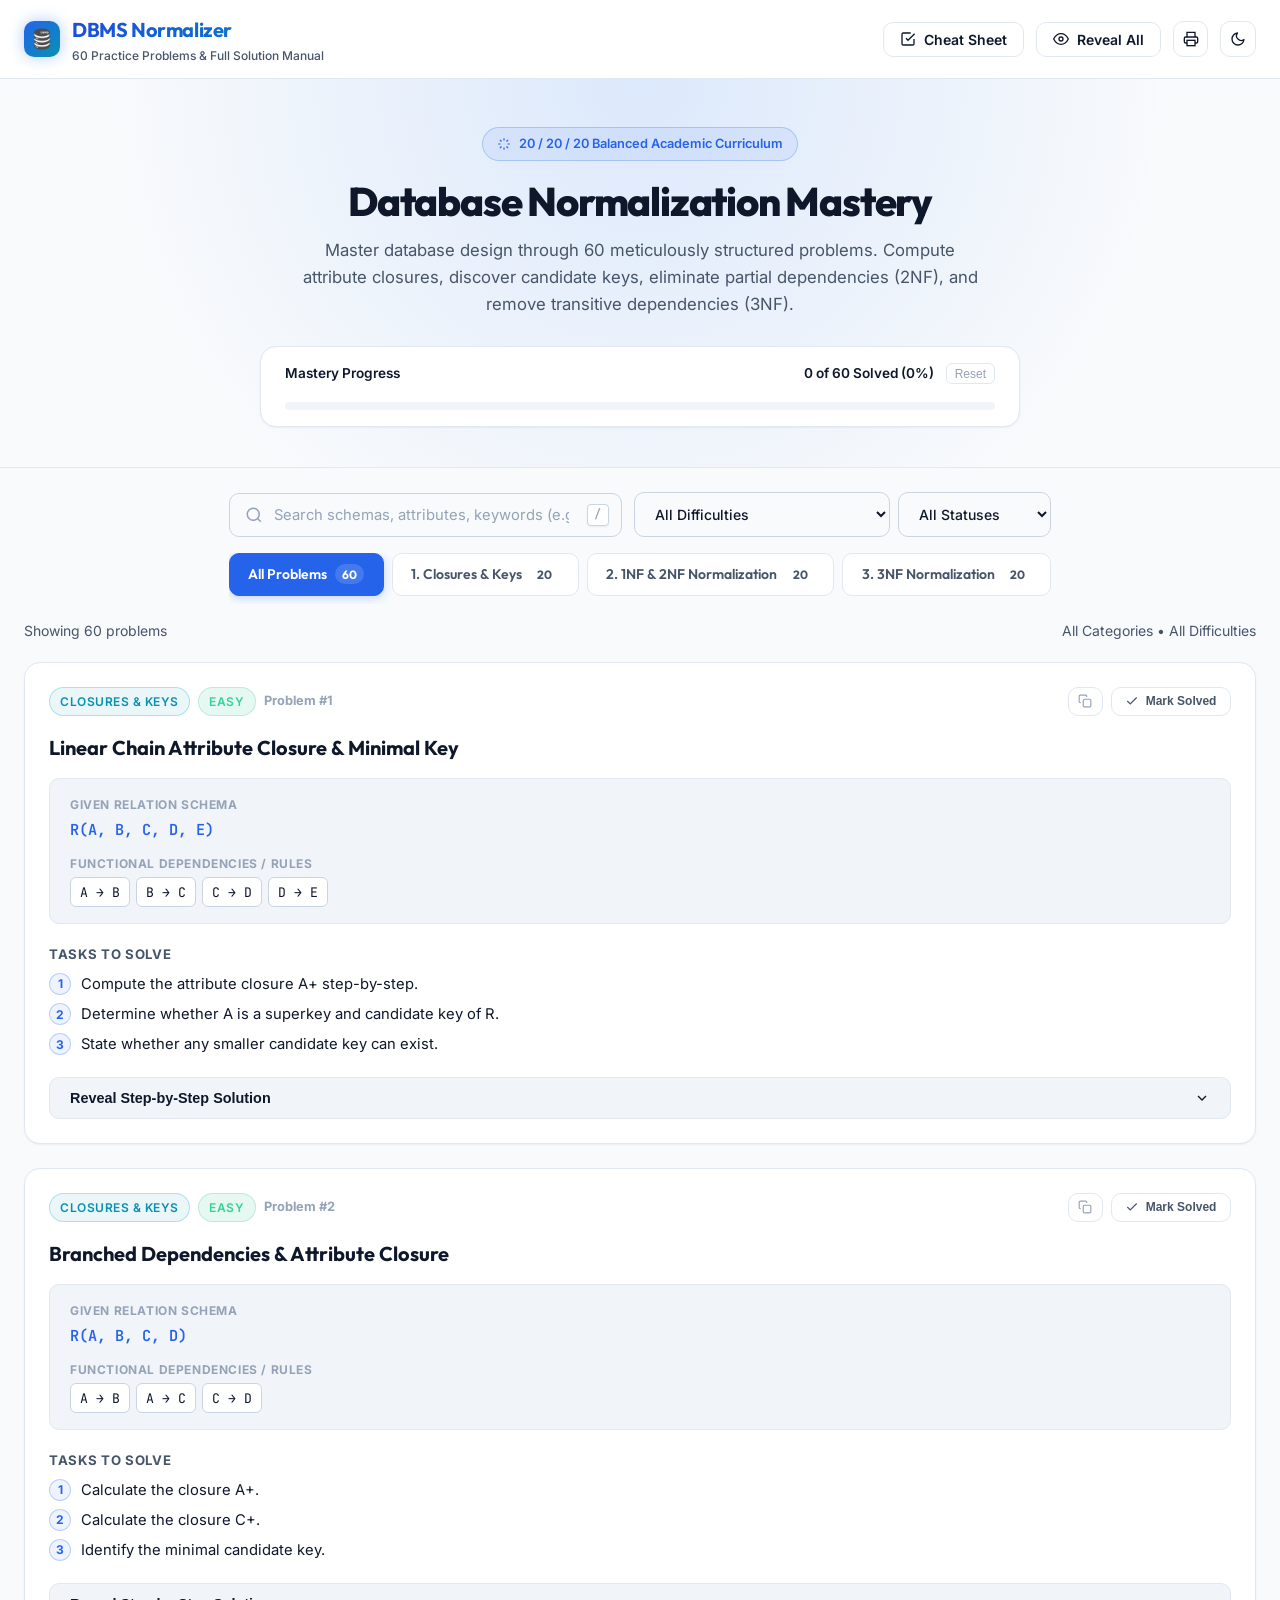
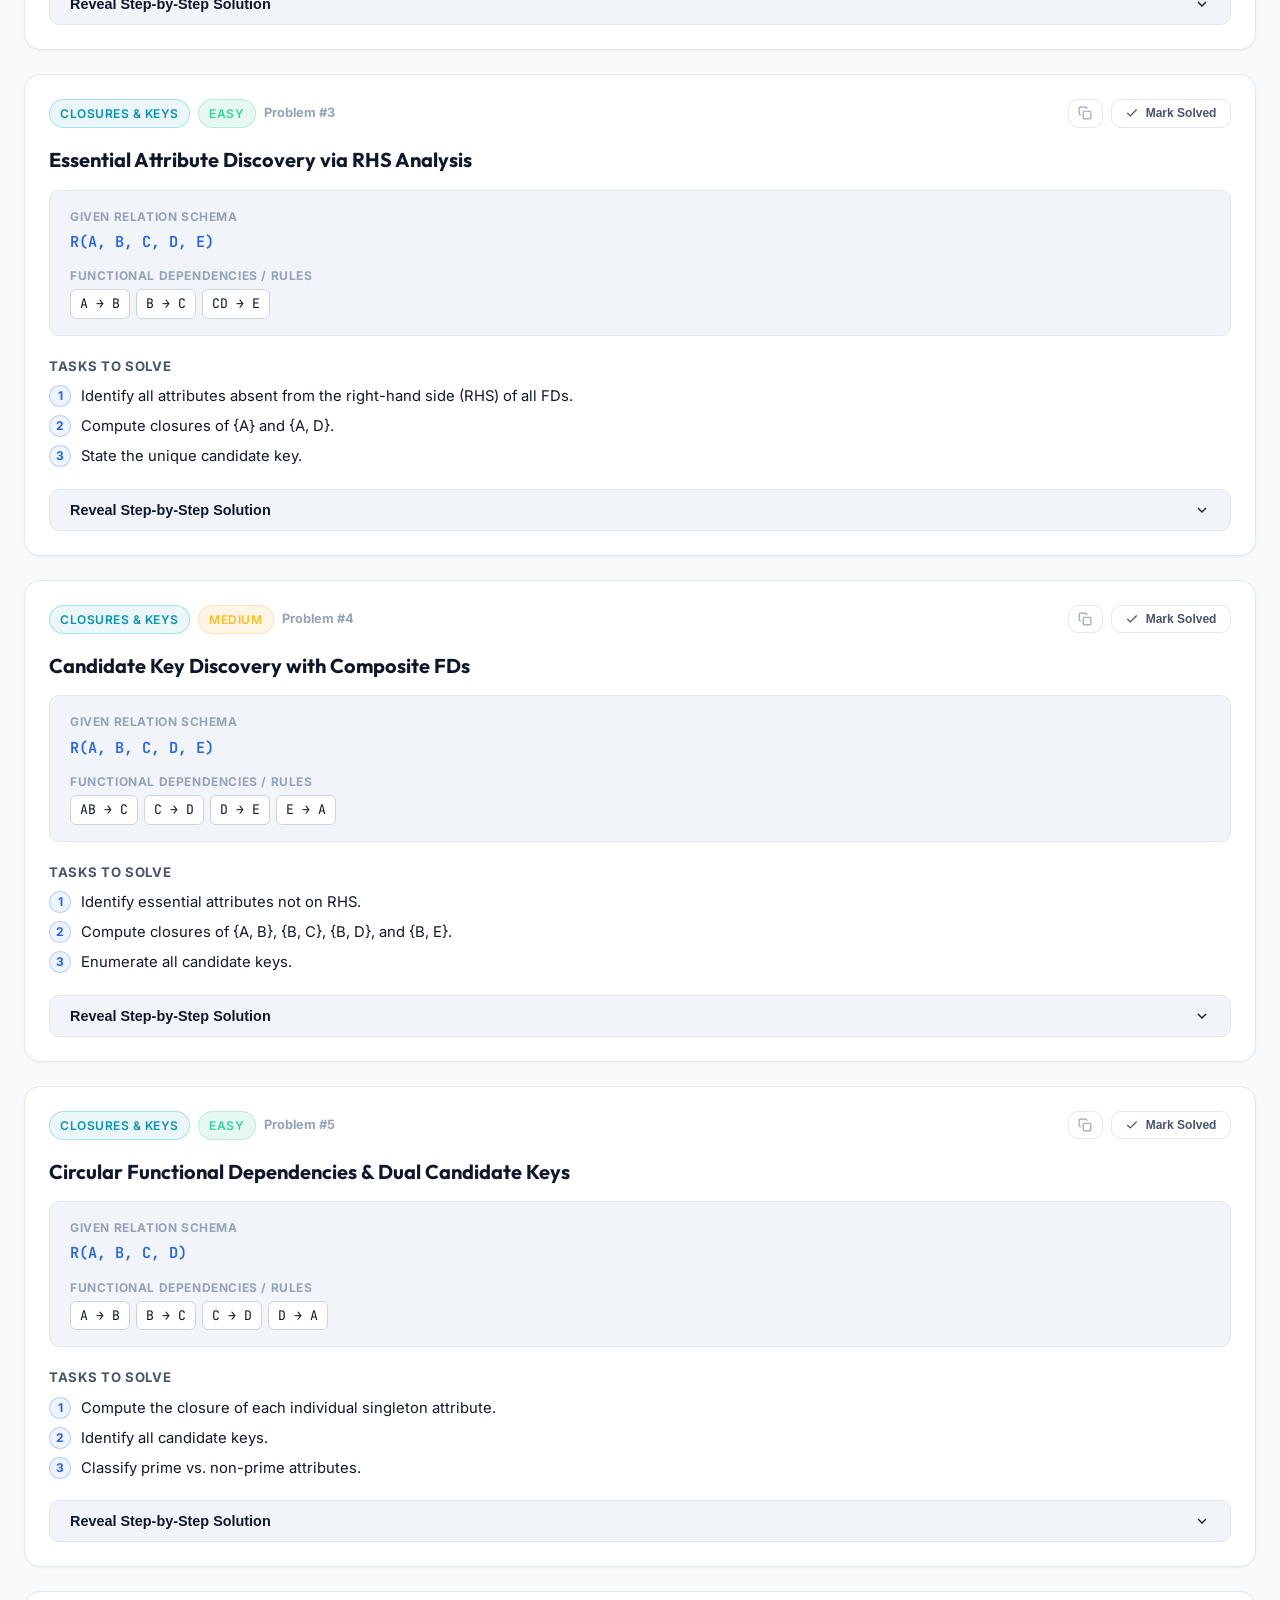
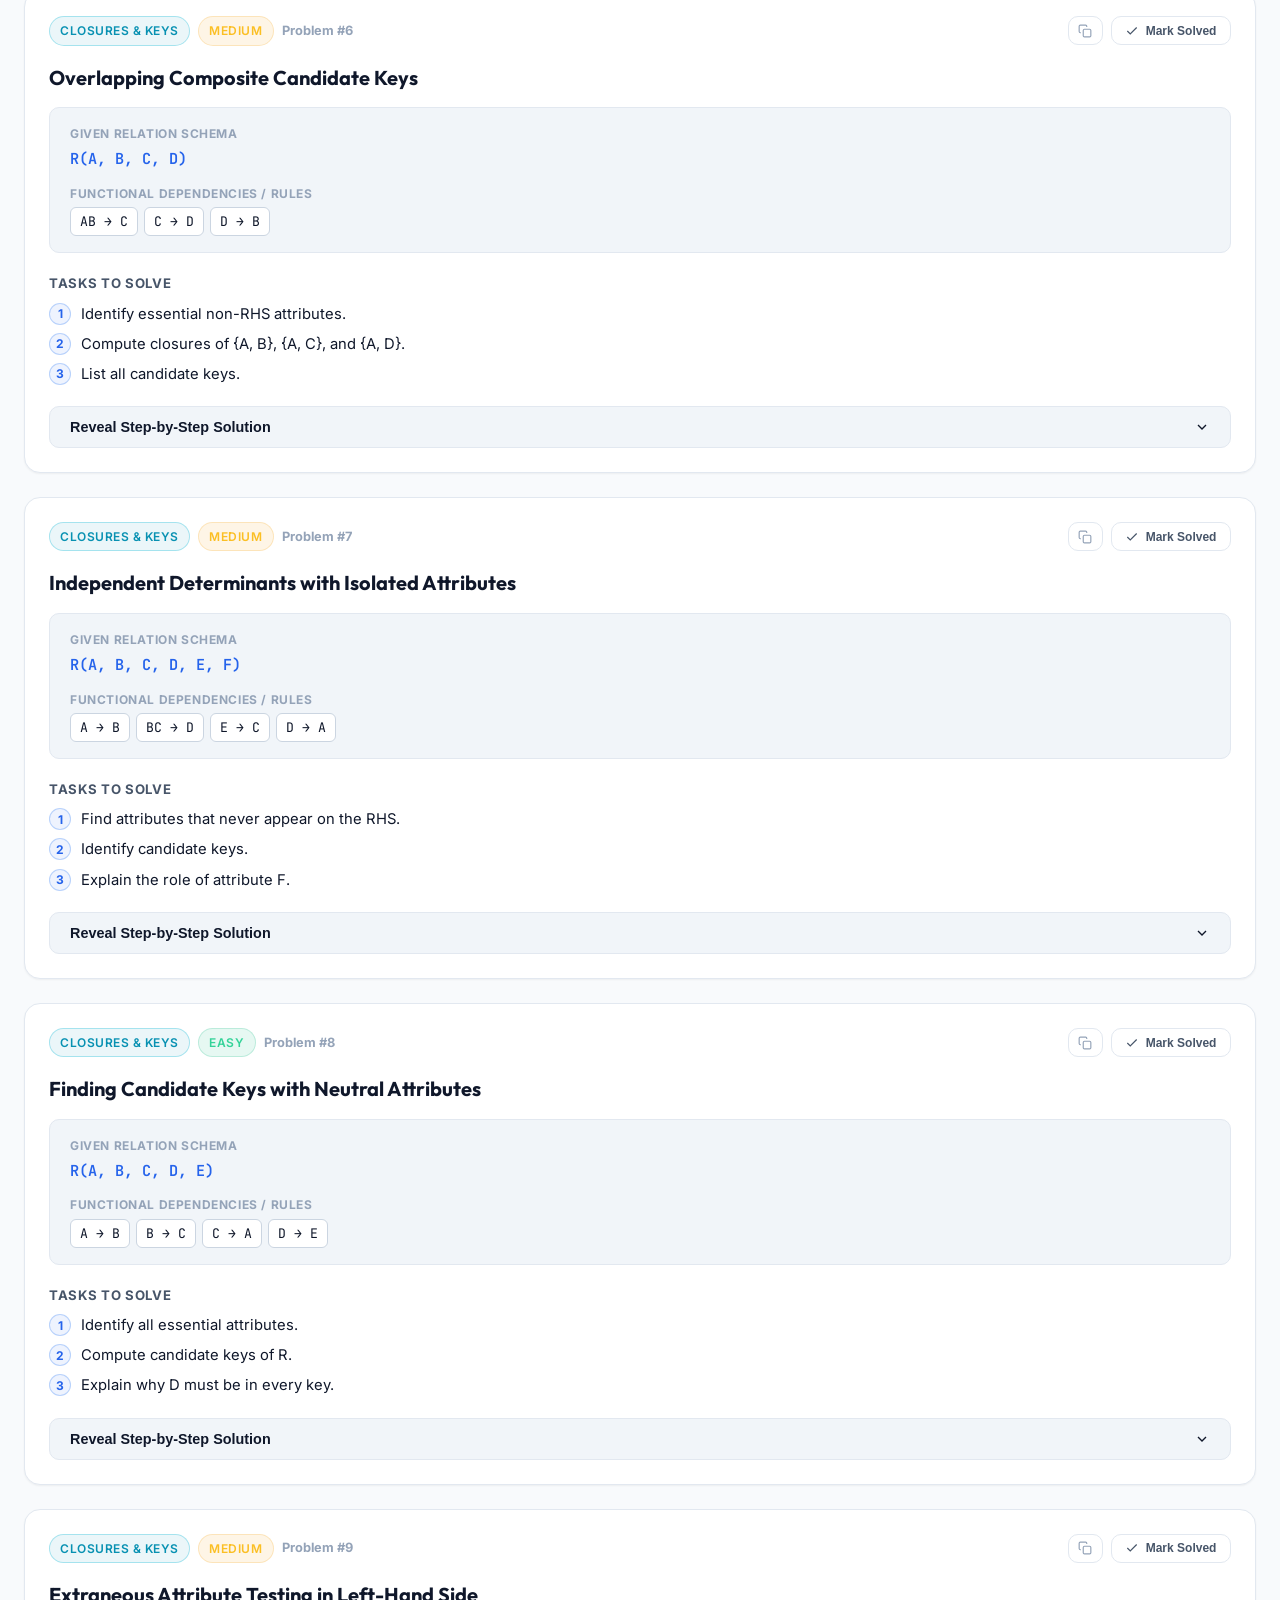
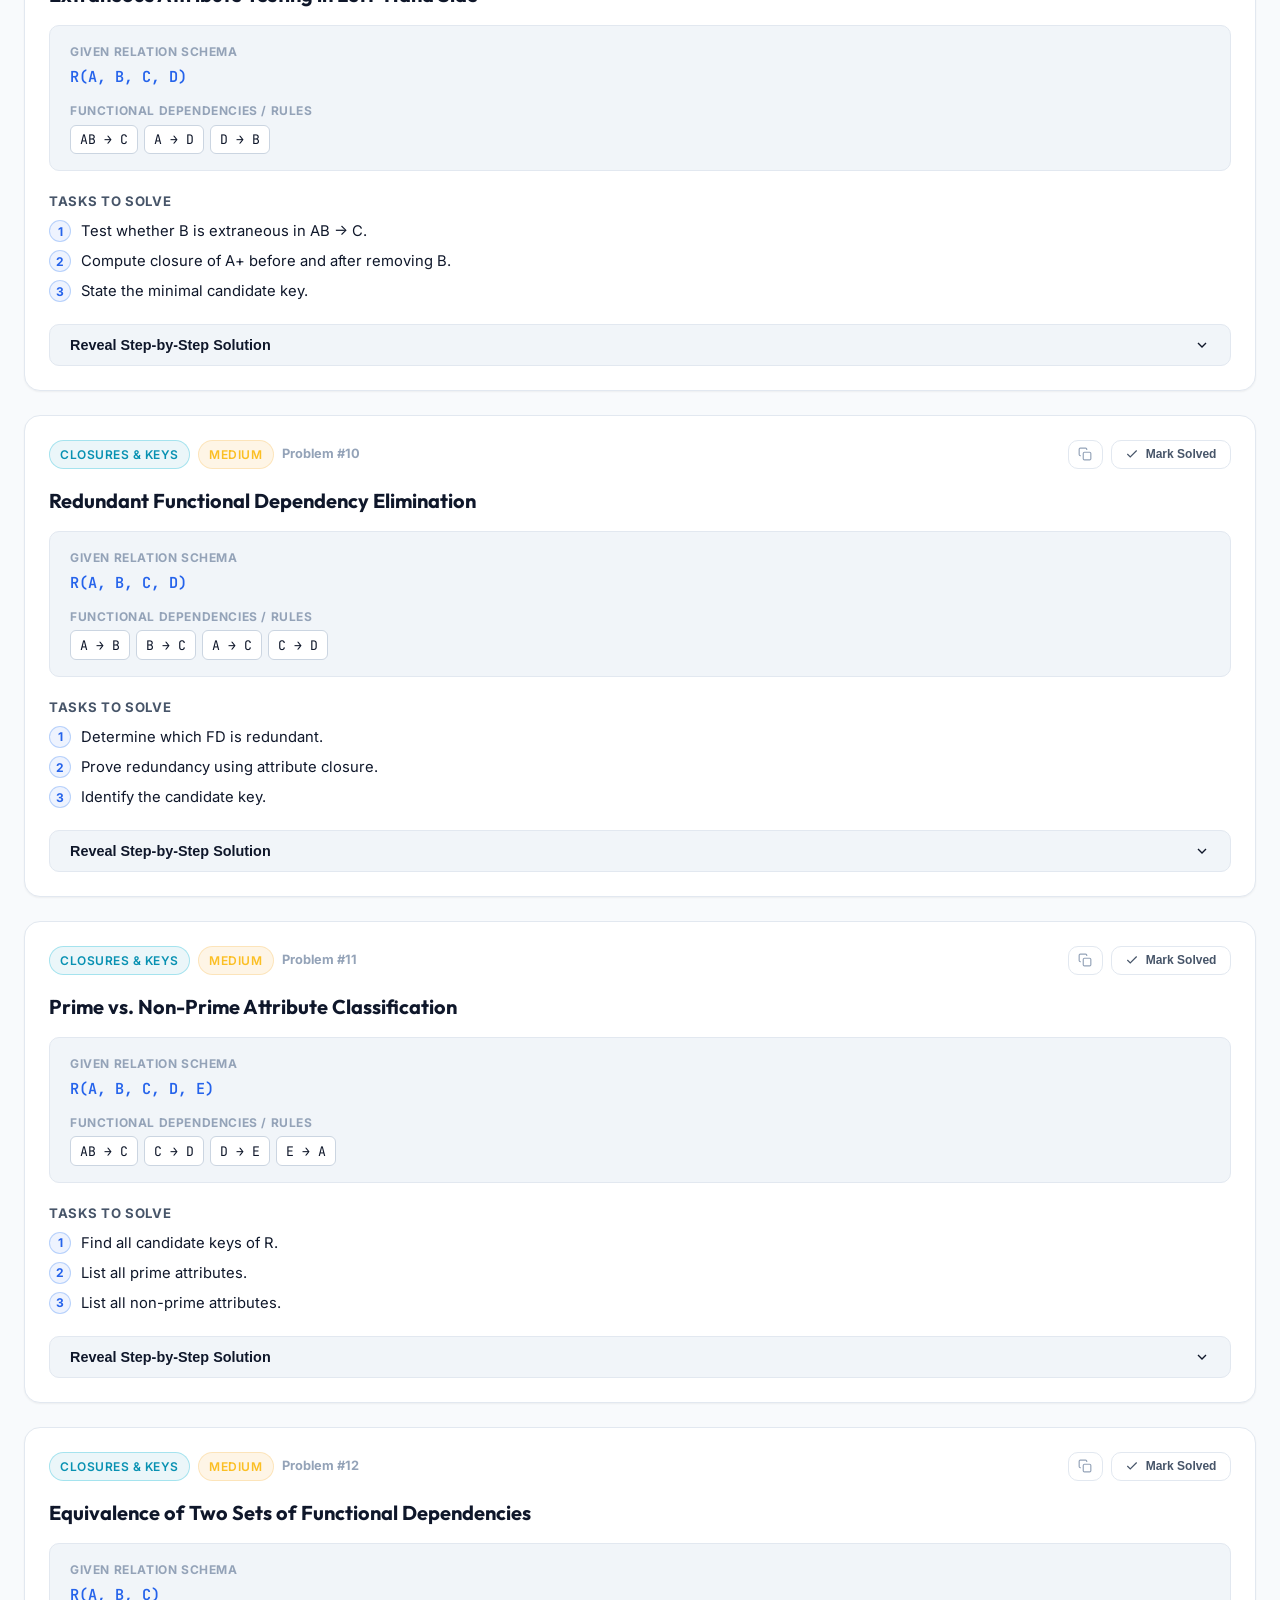
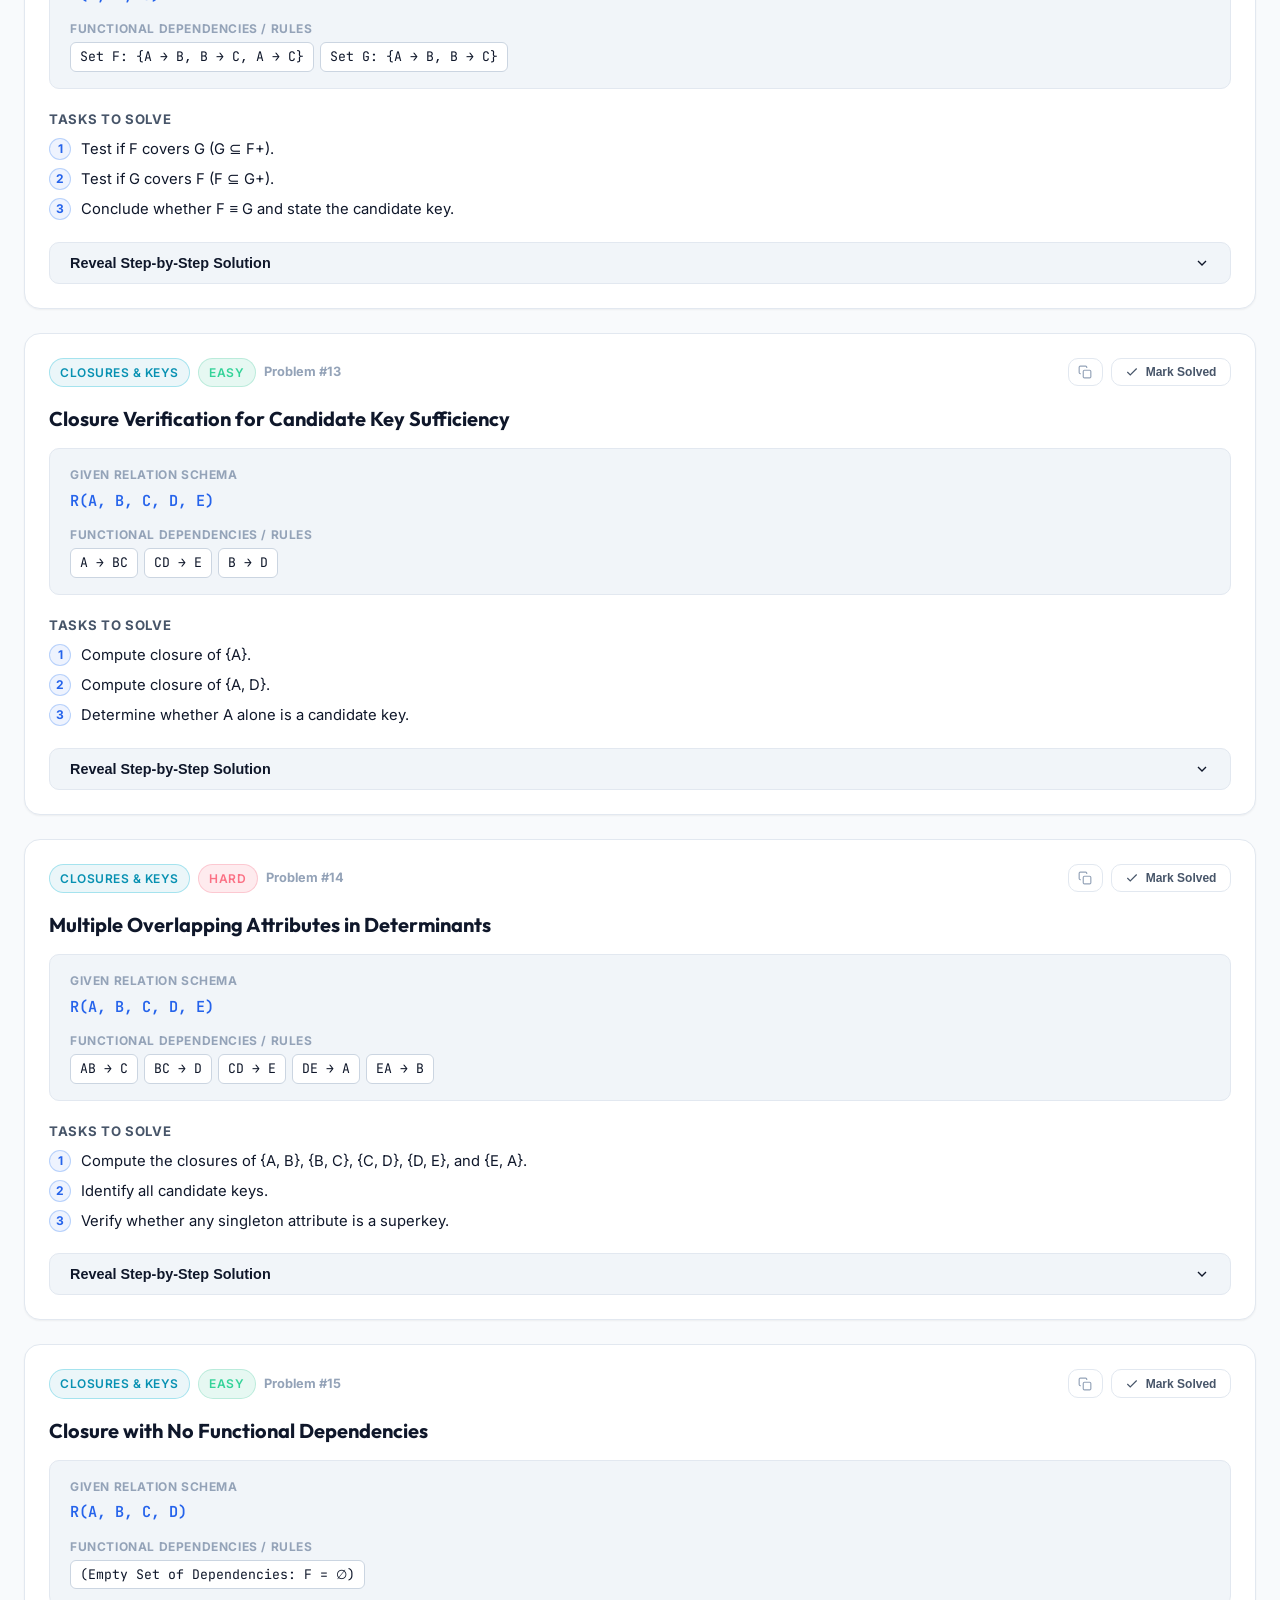
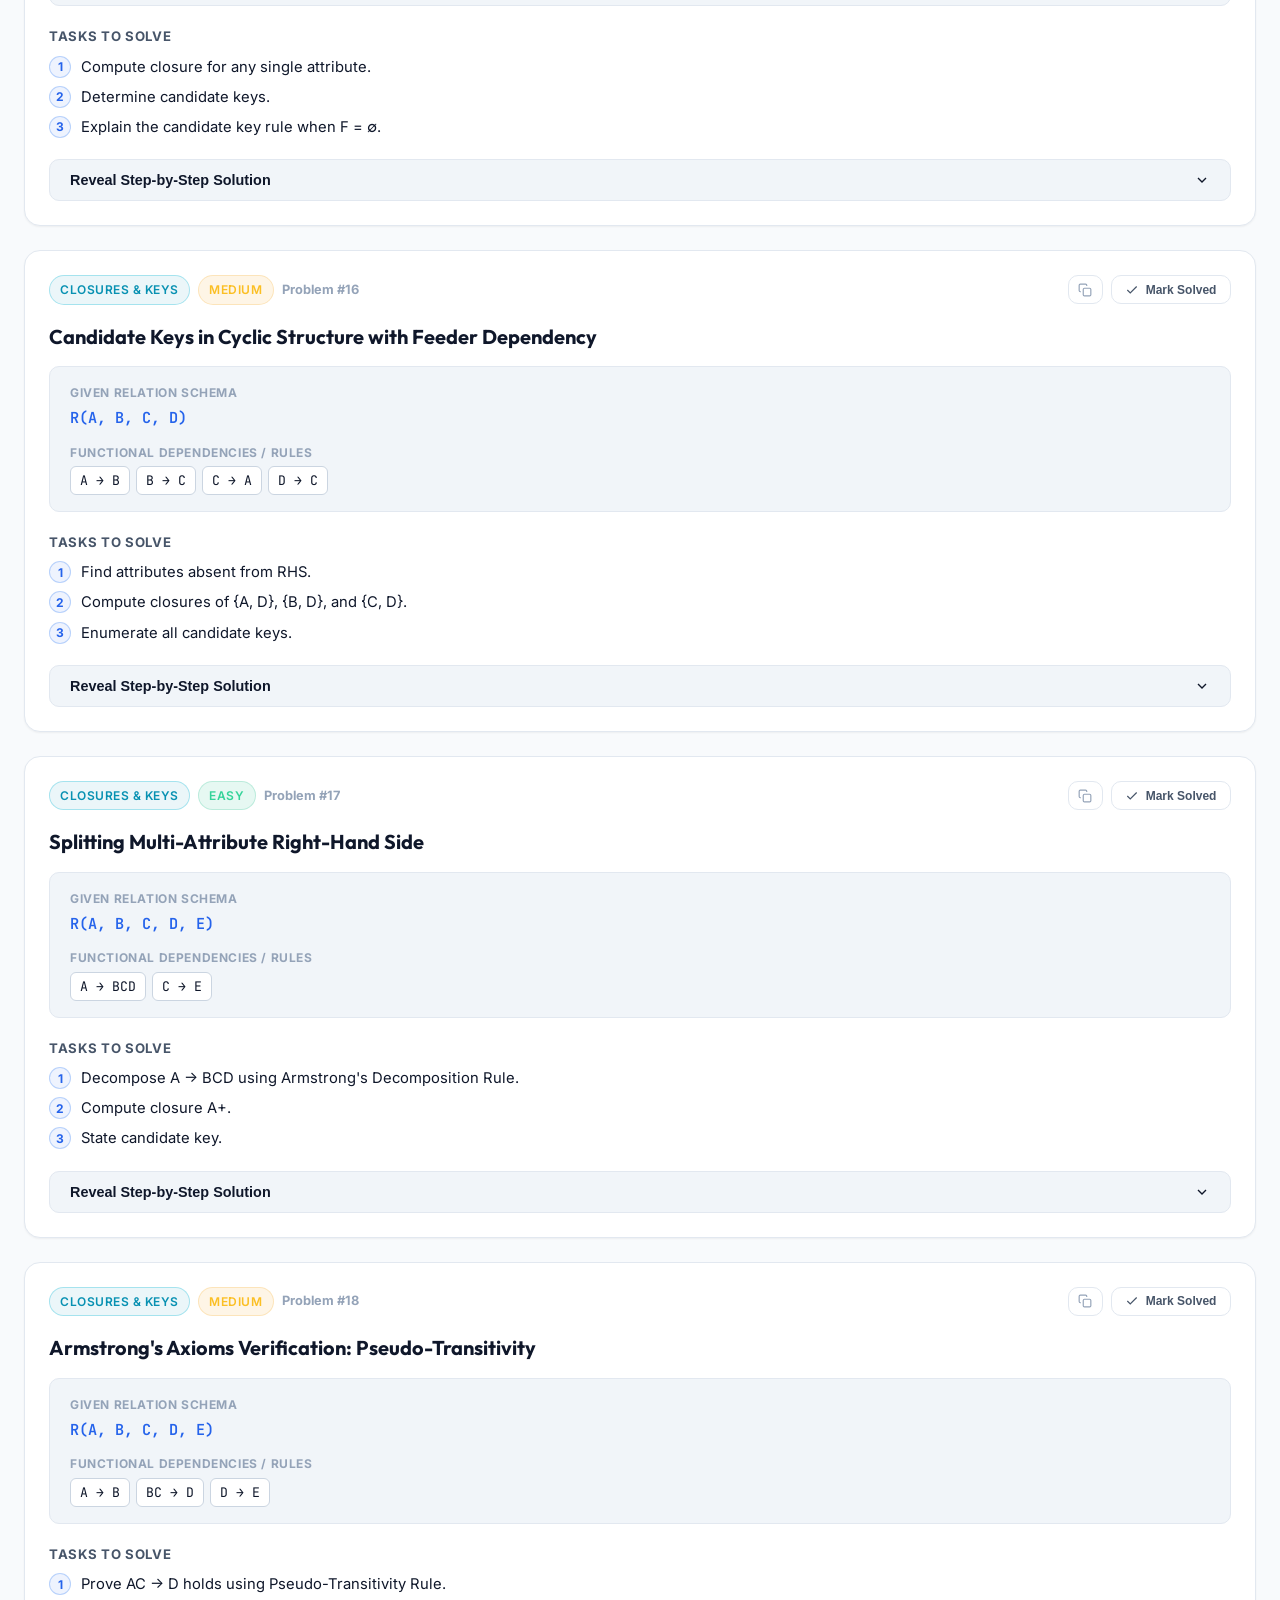
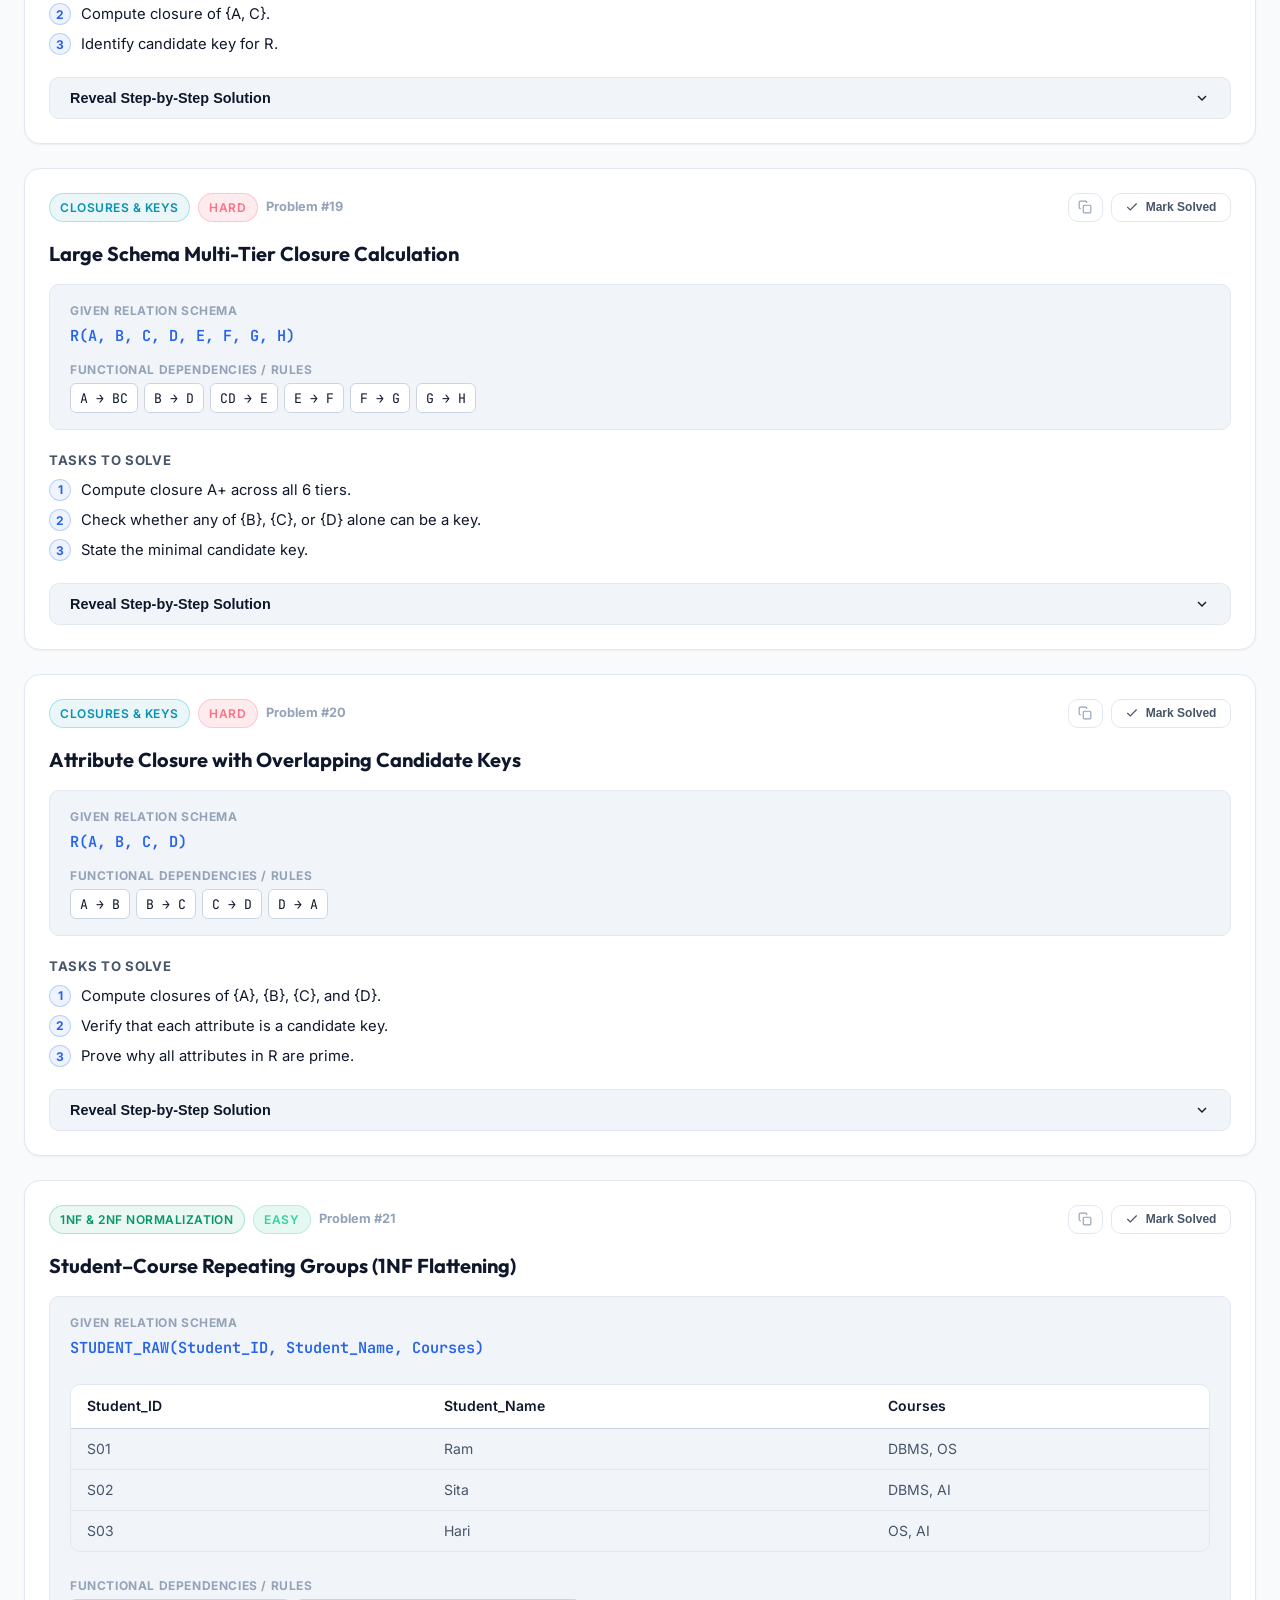
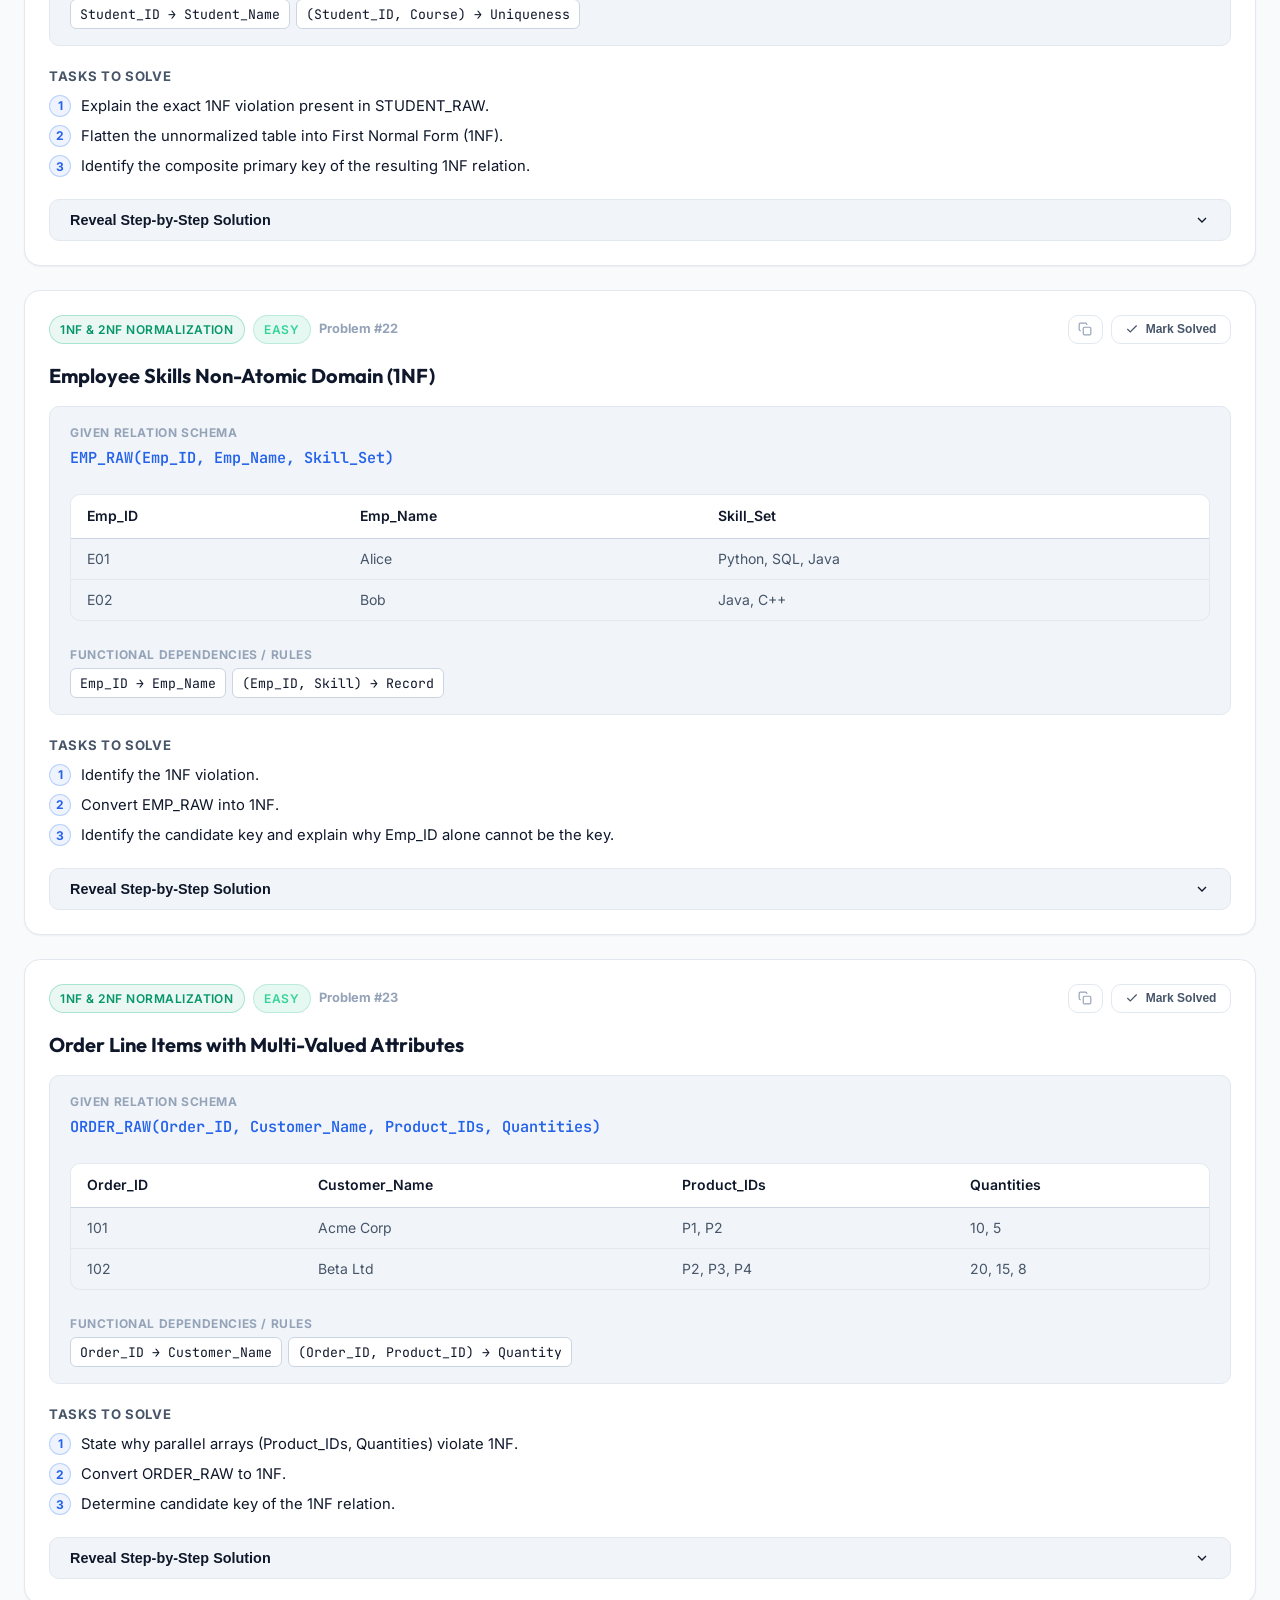
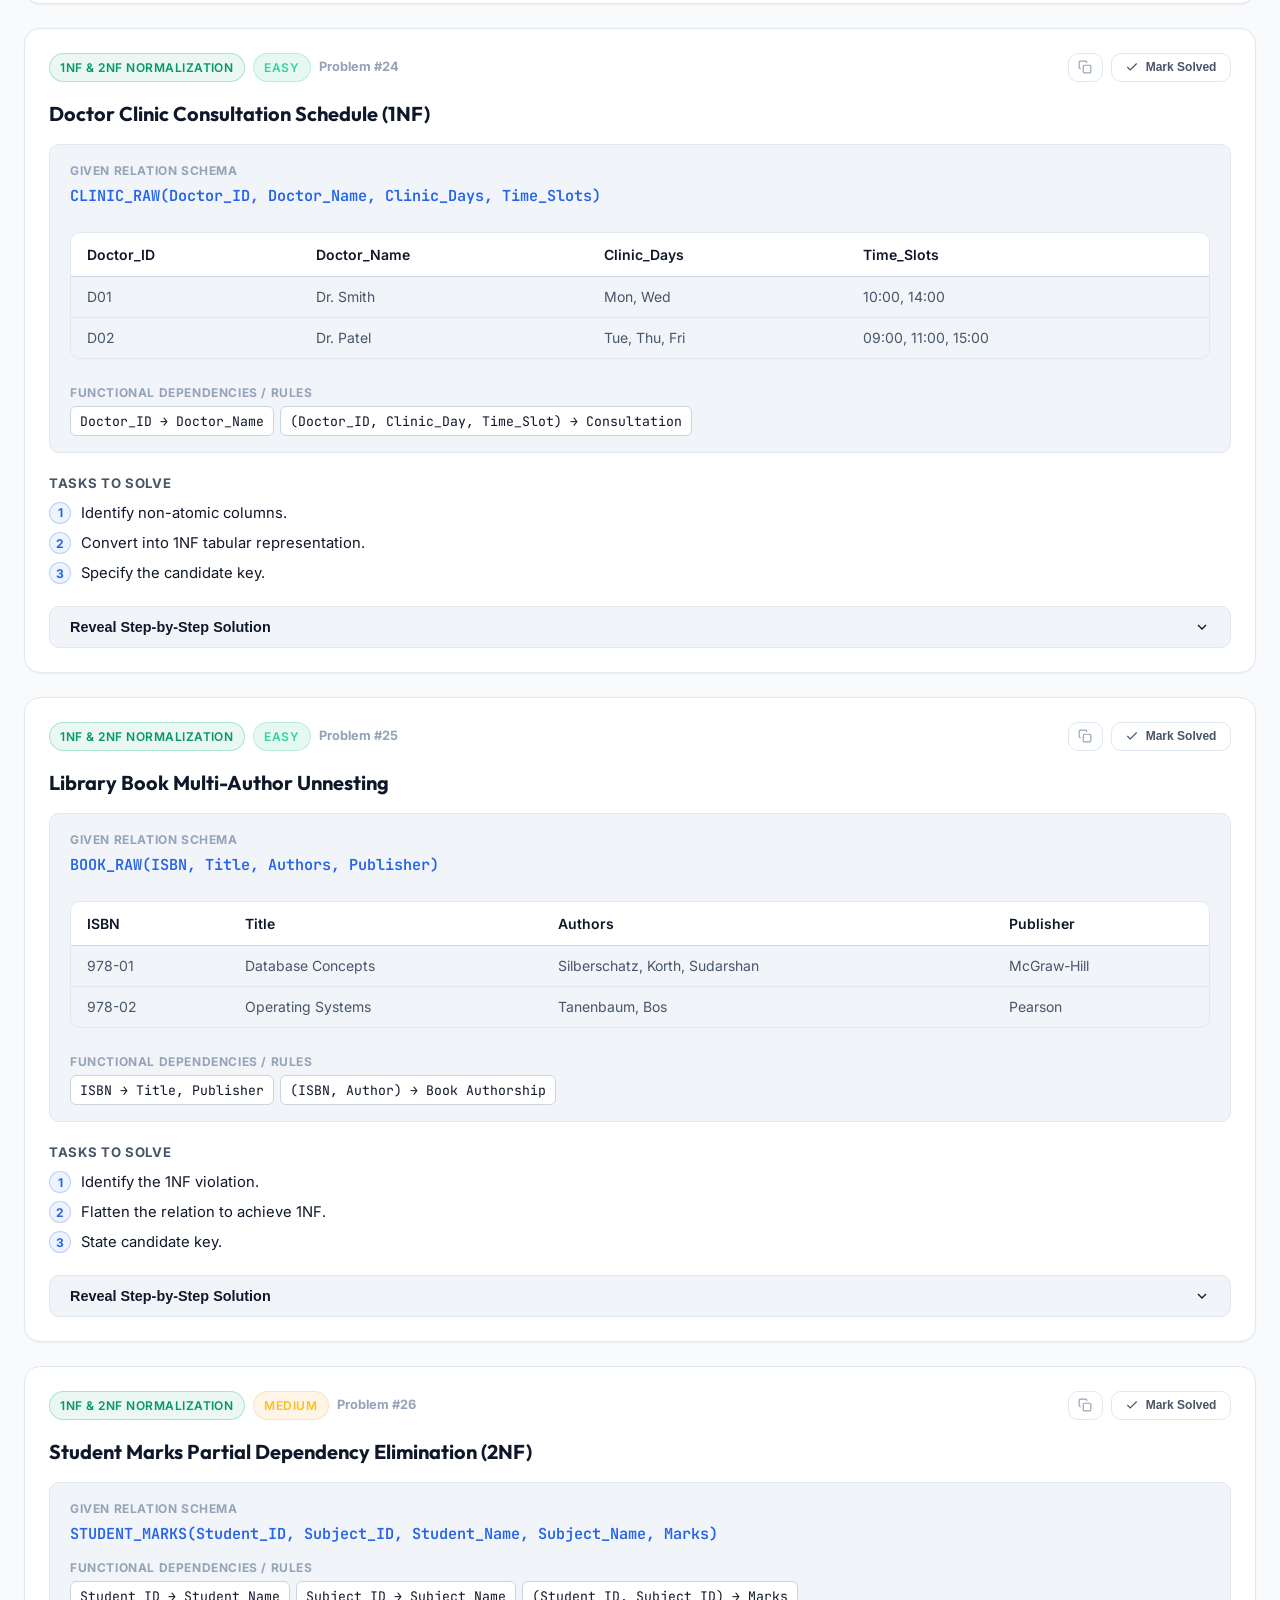
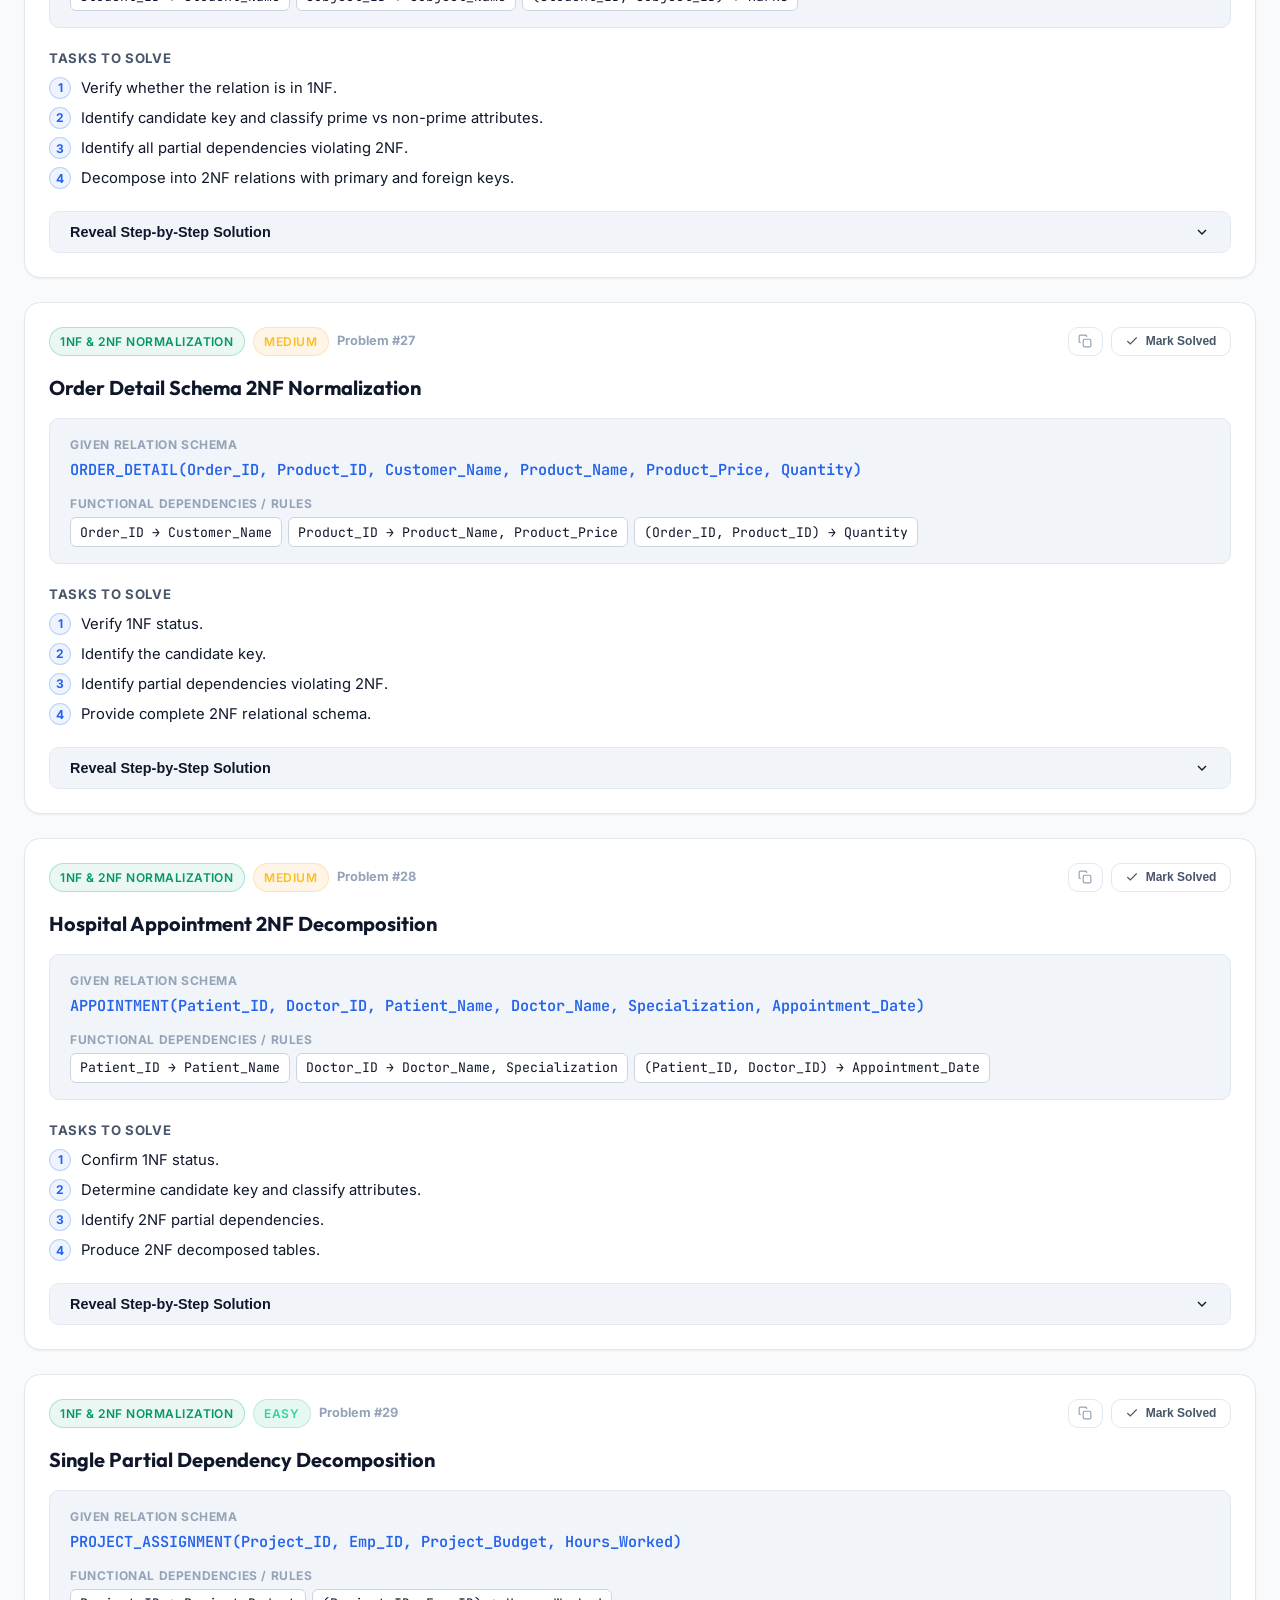
<file: normalizarion/index.html>
<!DOCTYPE html>
<html lang="en">
<head>
  <meta charset="utf-8">
  <title>Redirecting to Normalization Practice Platform...</title>
  <meta http-equiv="refresh" content="0; url=../normalization/">
  <script>
    window.location.replace("../normalization/" + window.location.search + window.location.hash);
  </script>
</head>
<body>
  <p>Redirecting to <a href="../normalization/">Normalization Practice Platform</a>...</p>
</body>
</html>
</file>
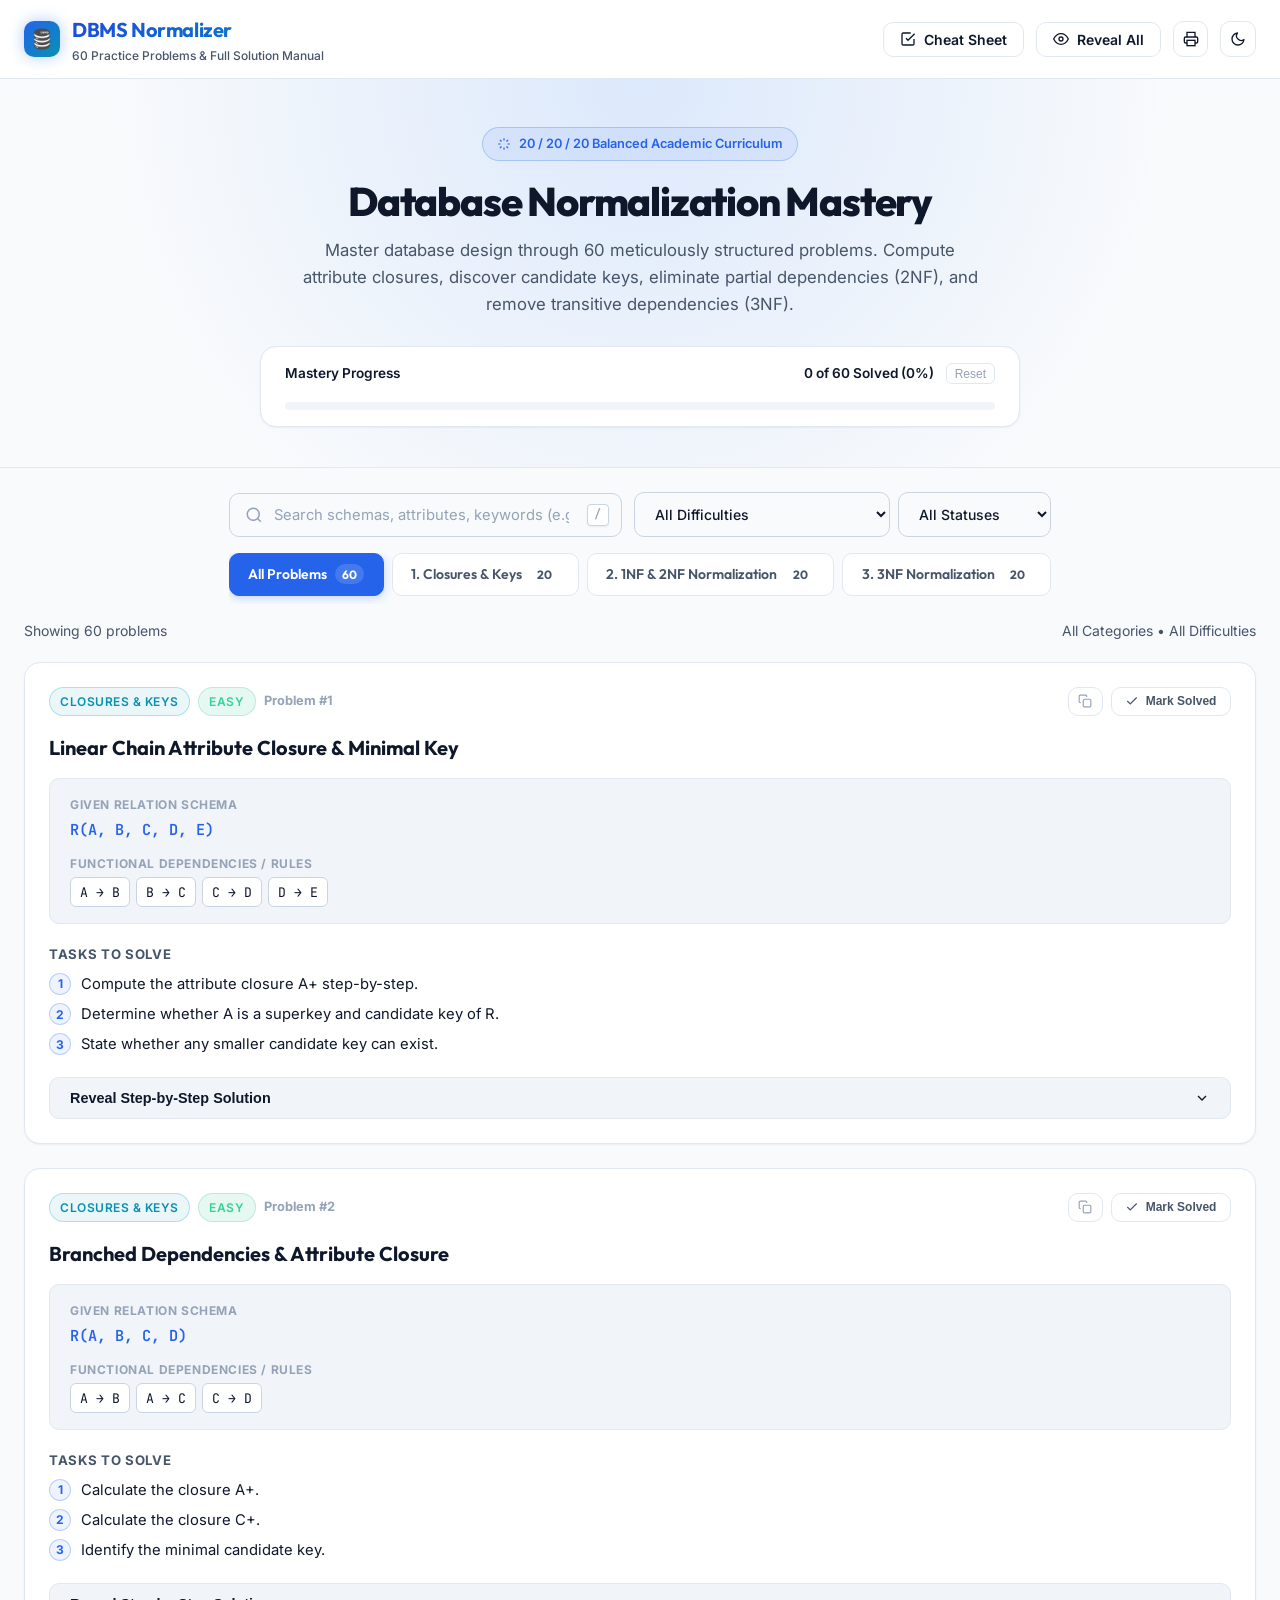
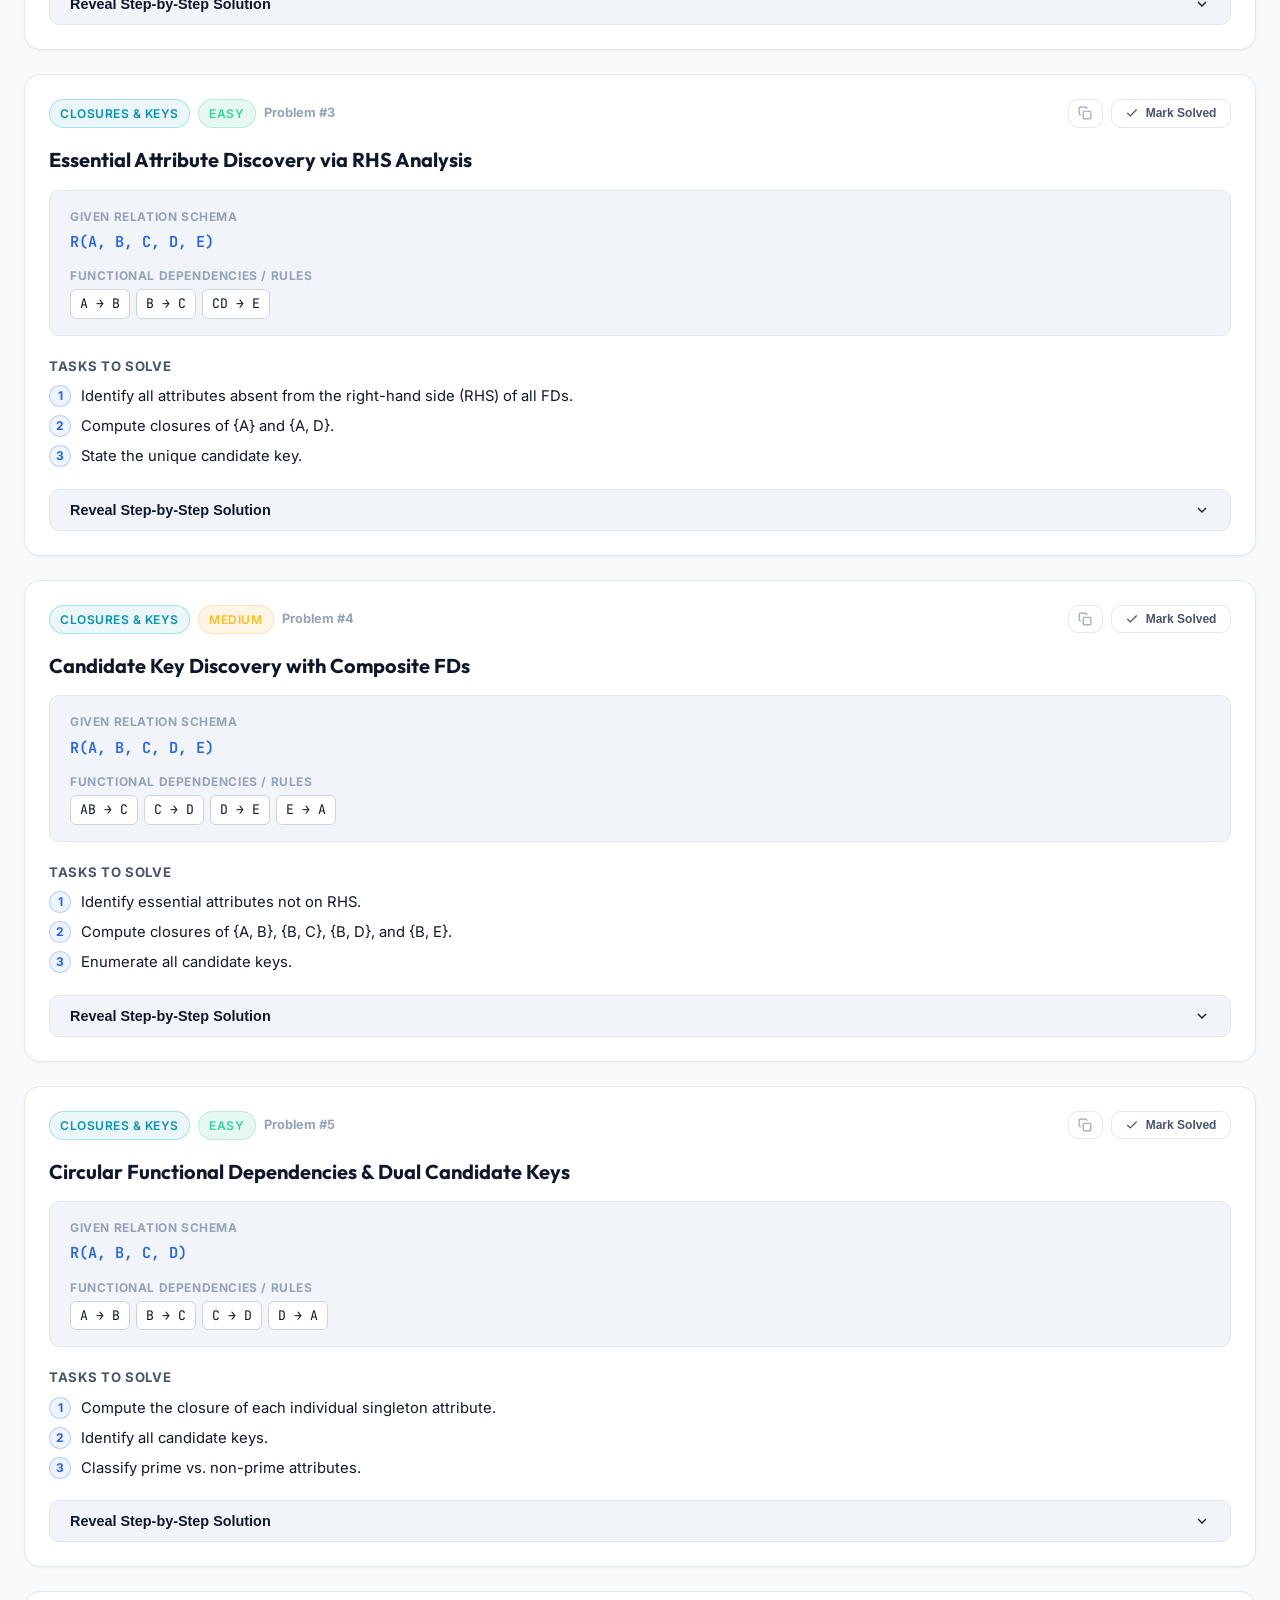
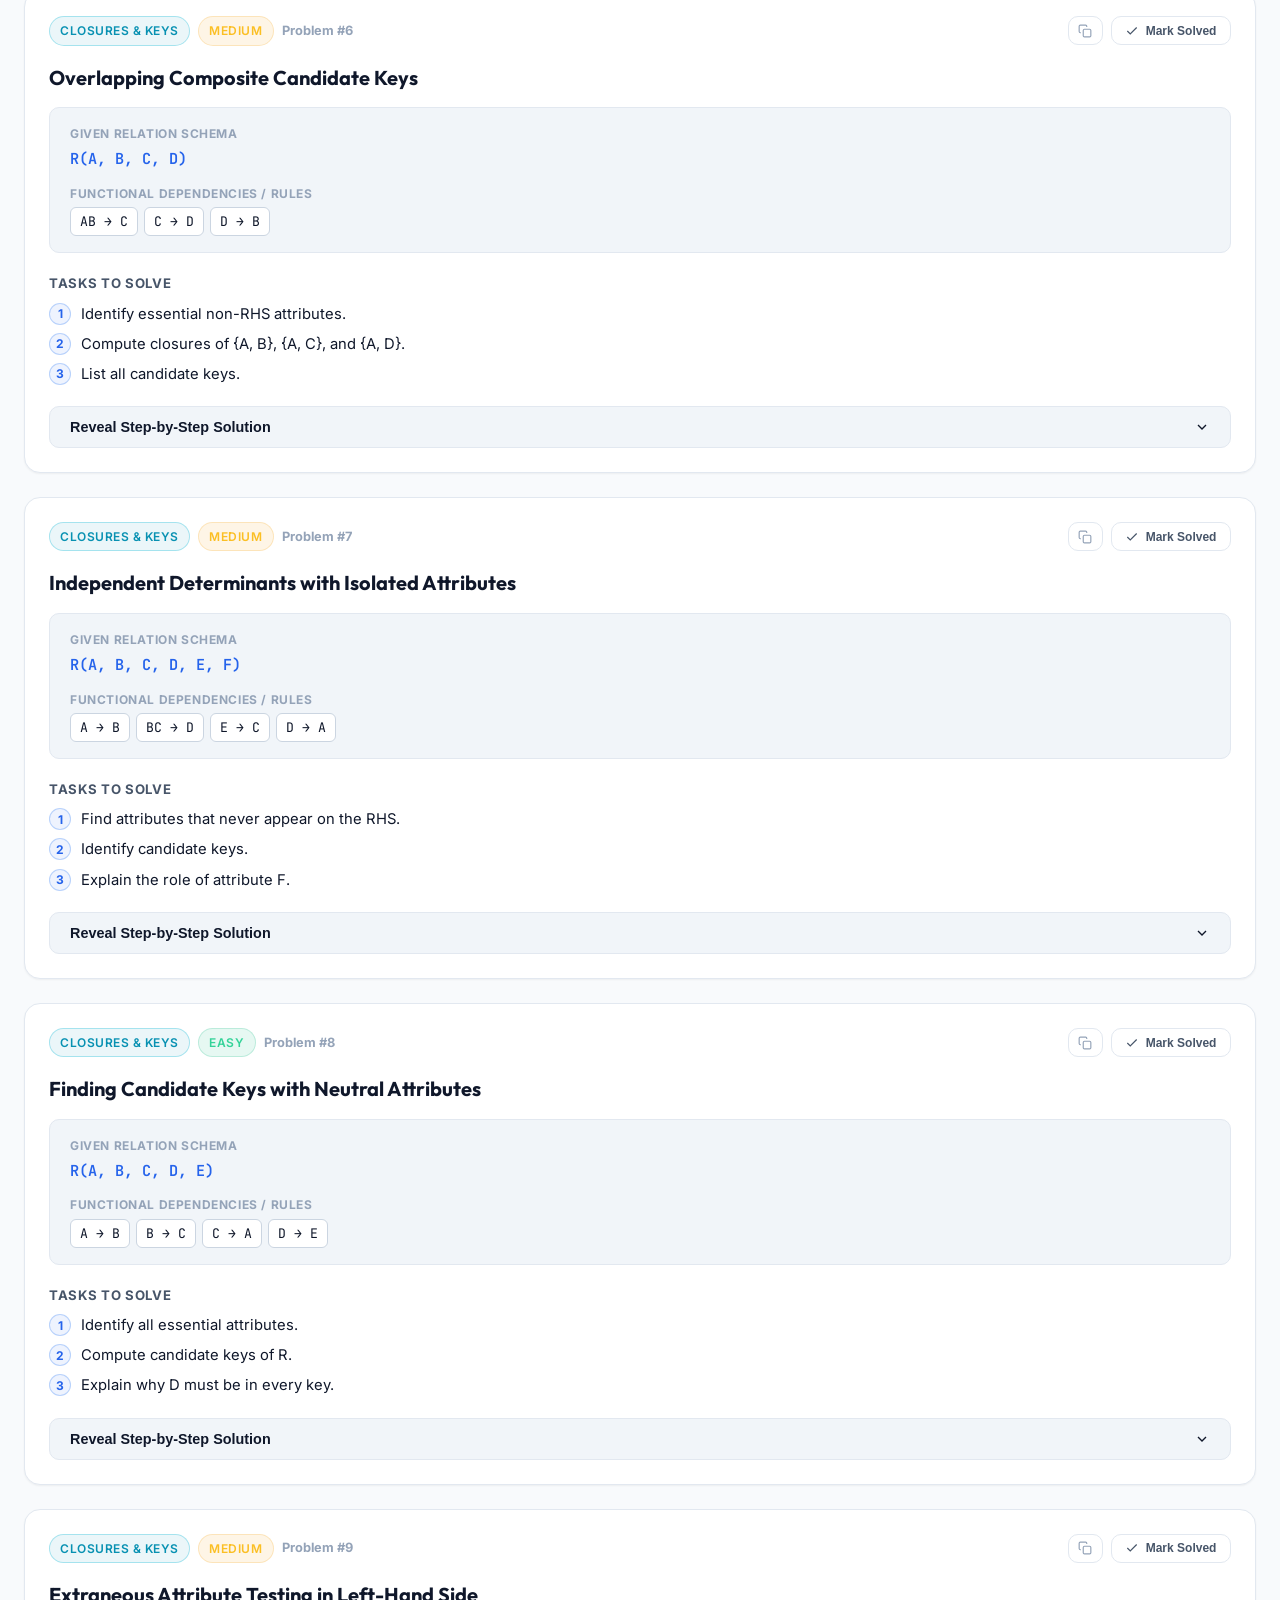
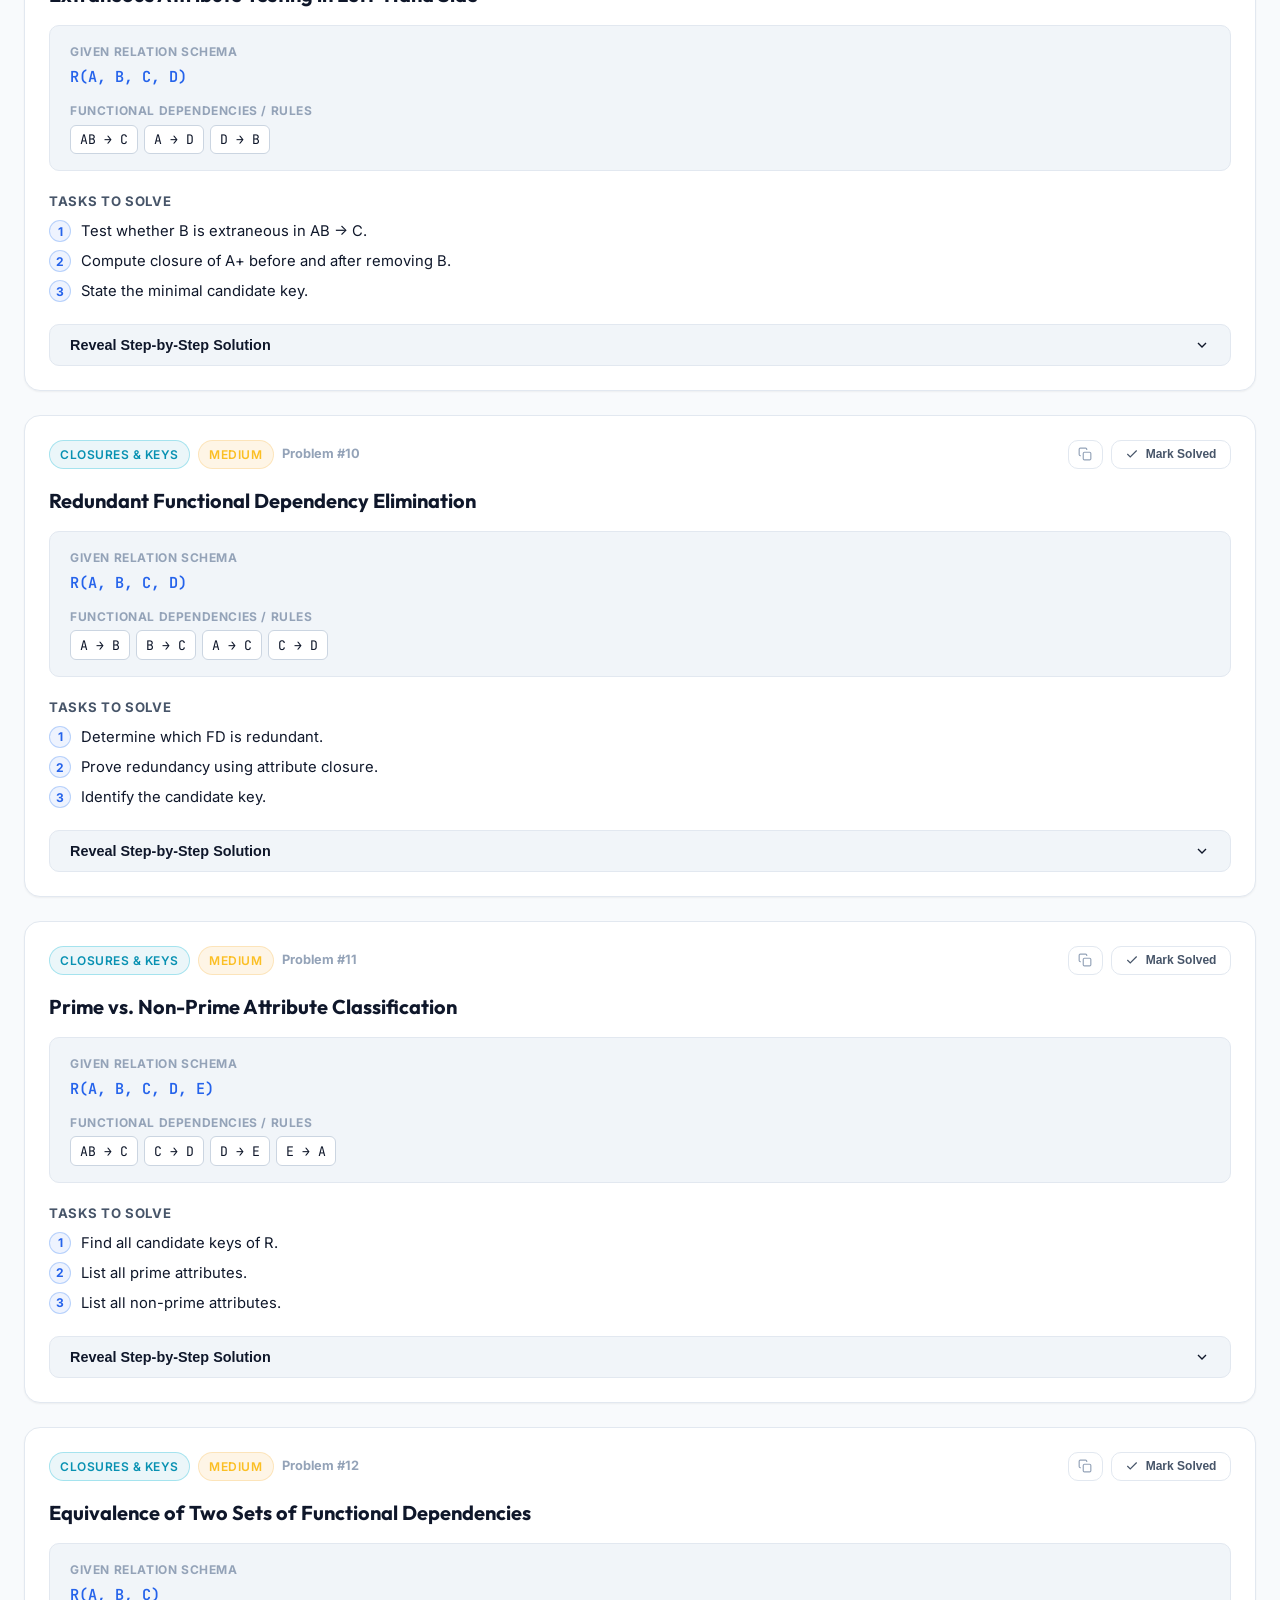
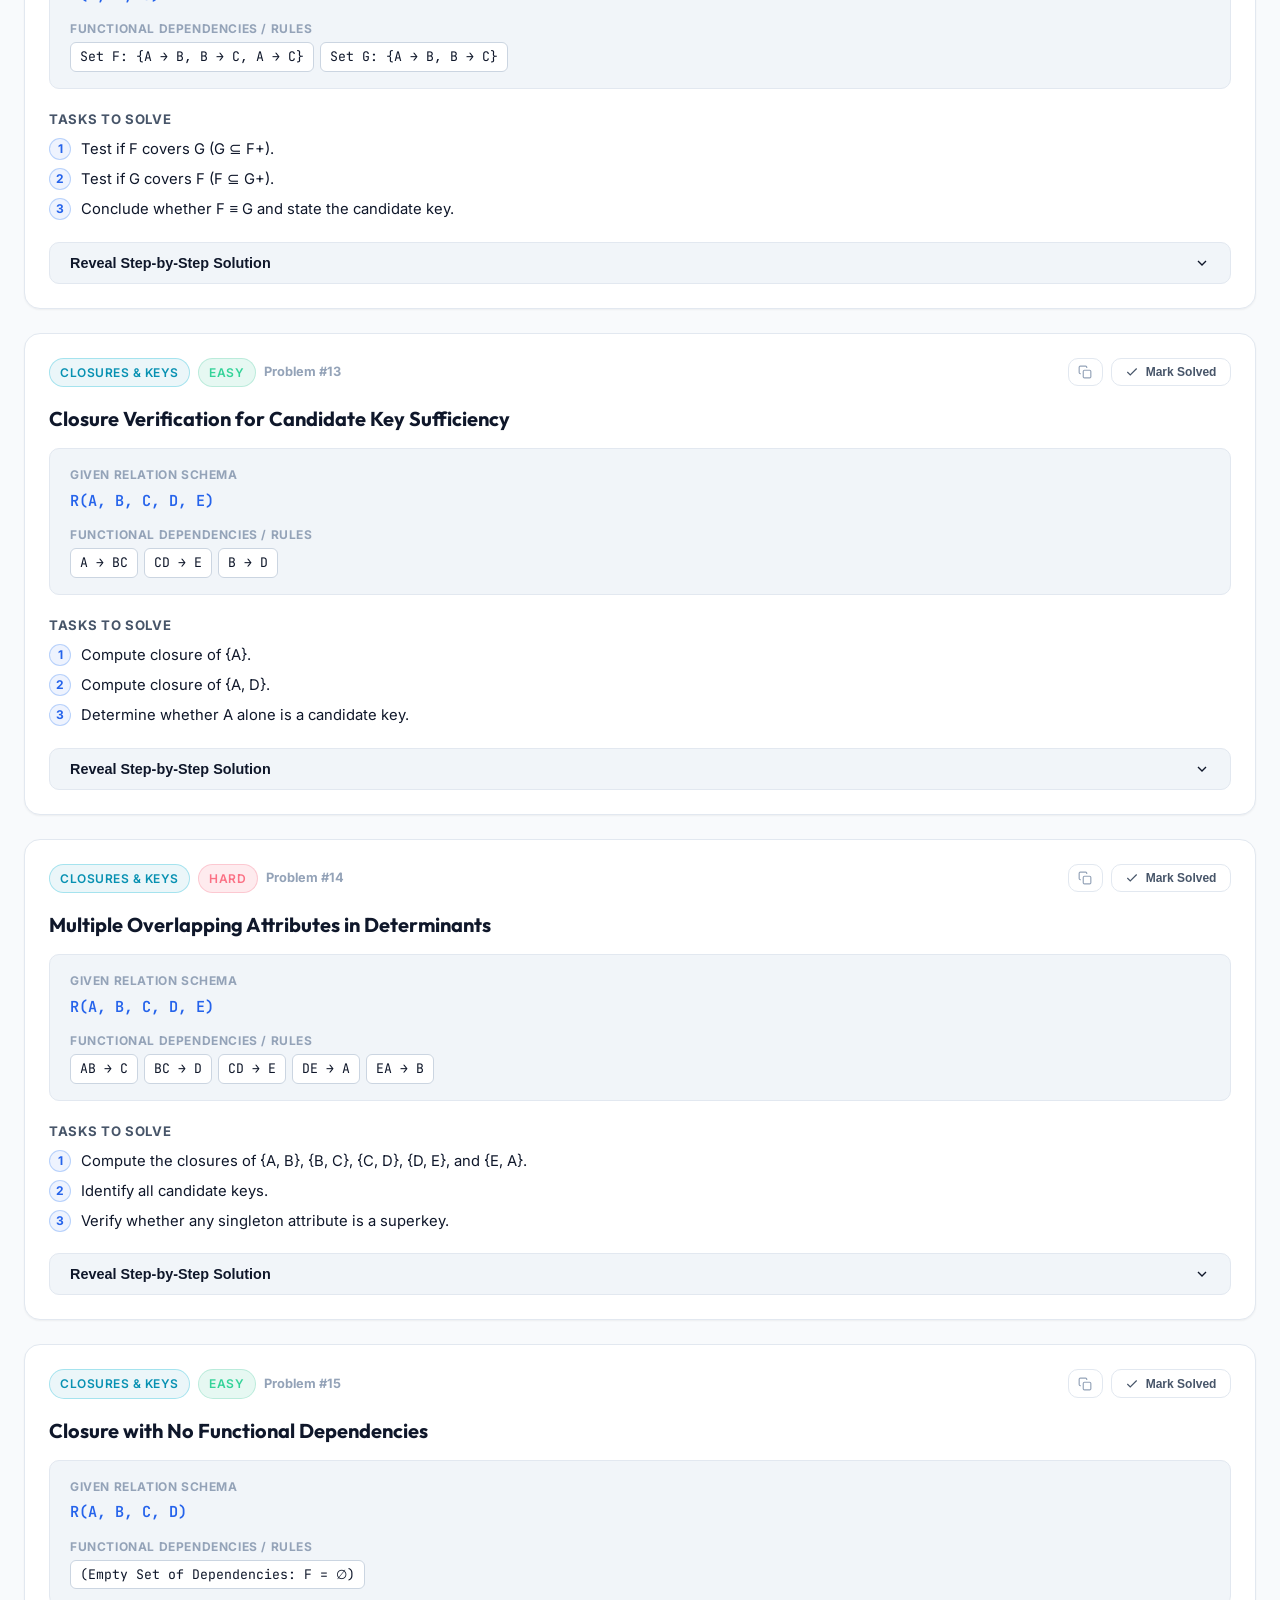
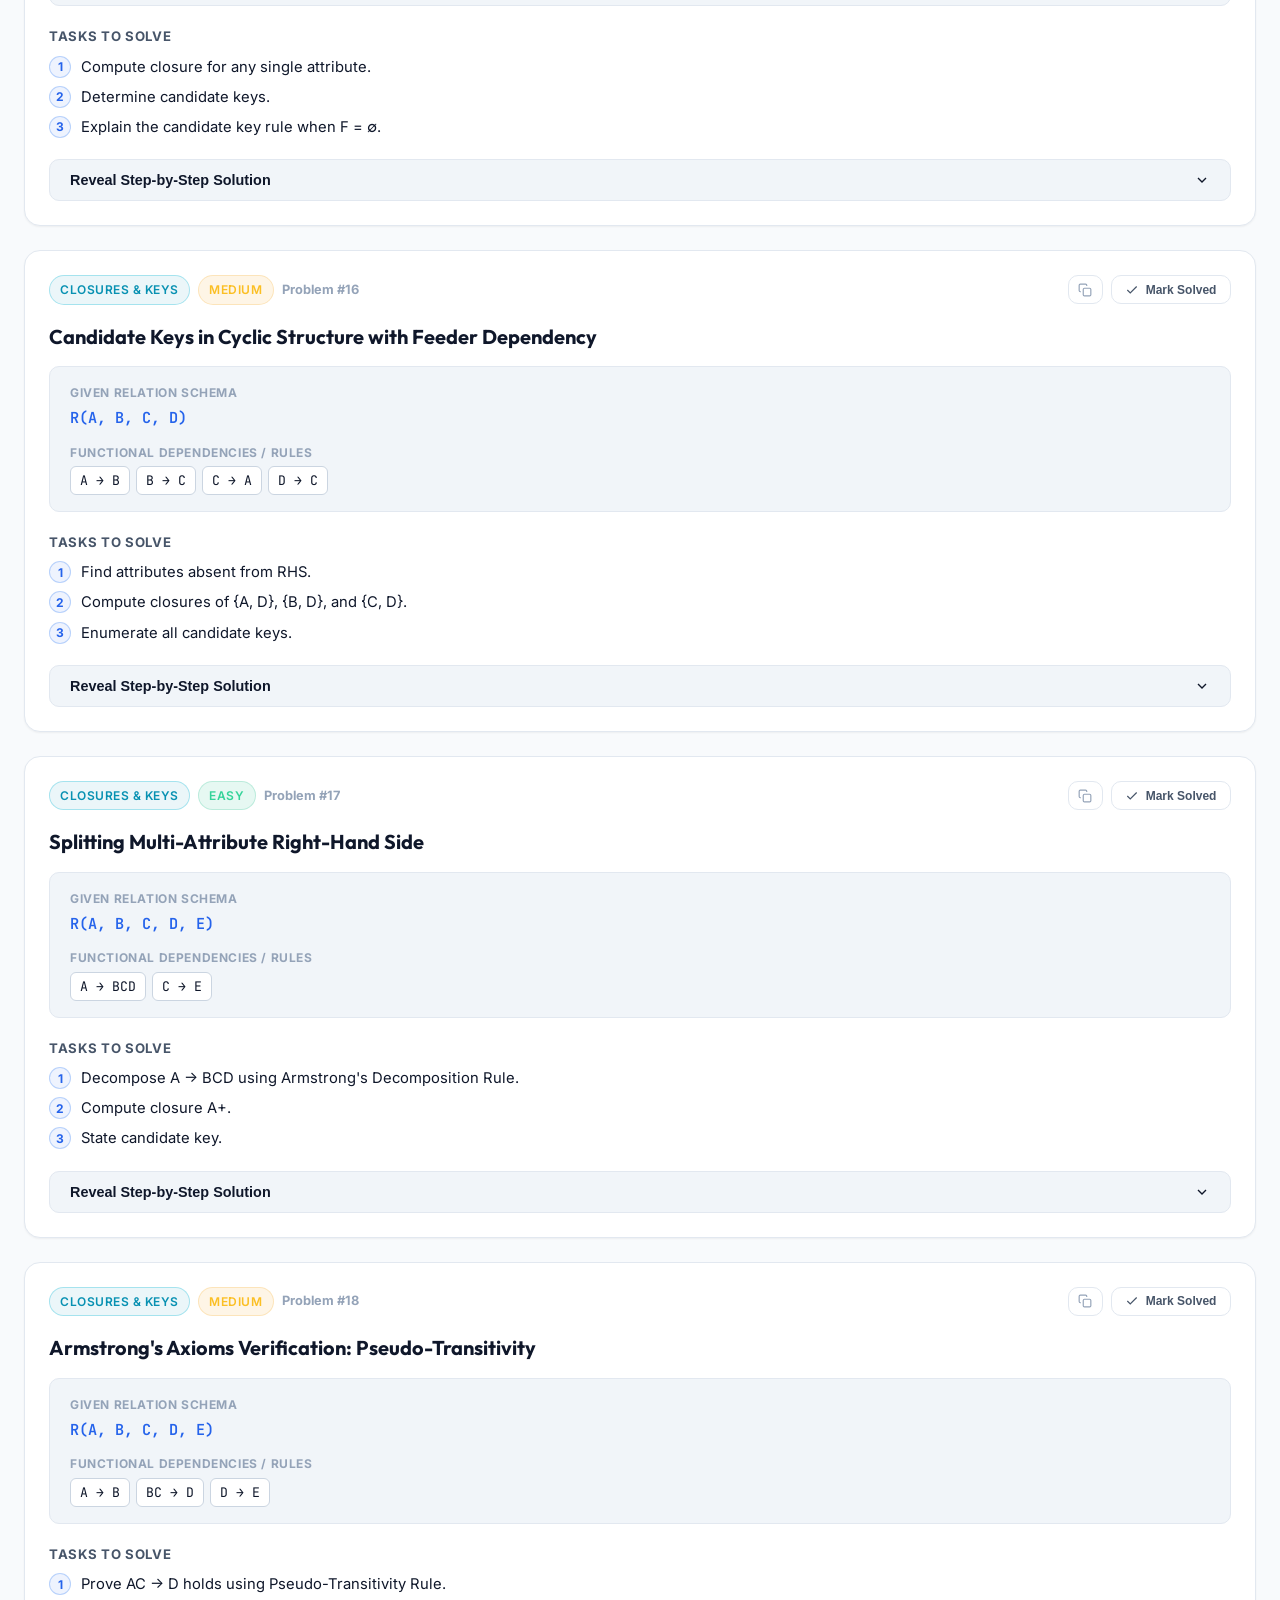
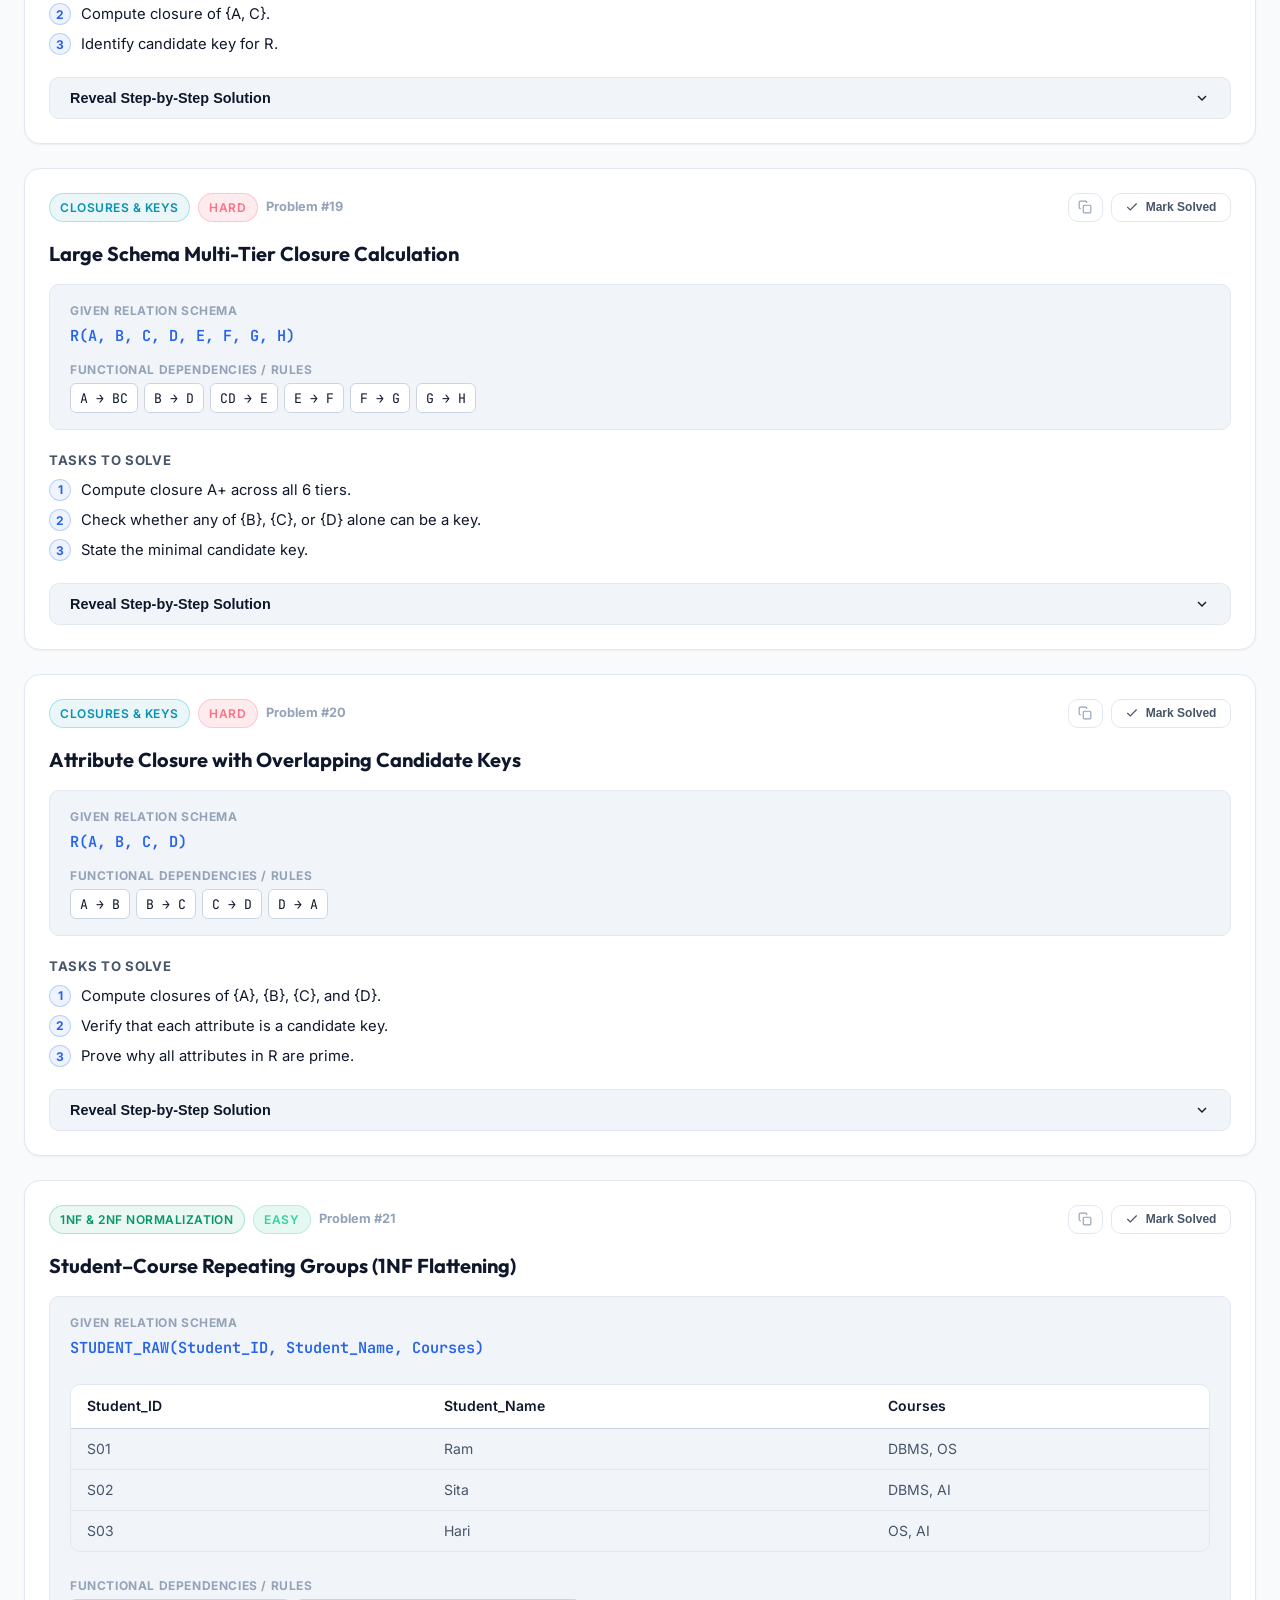
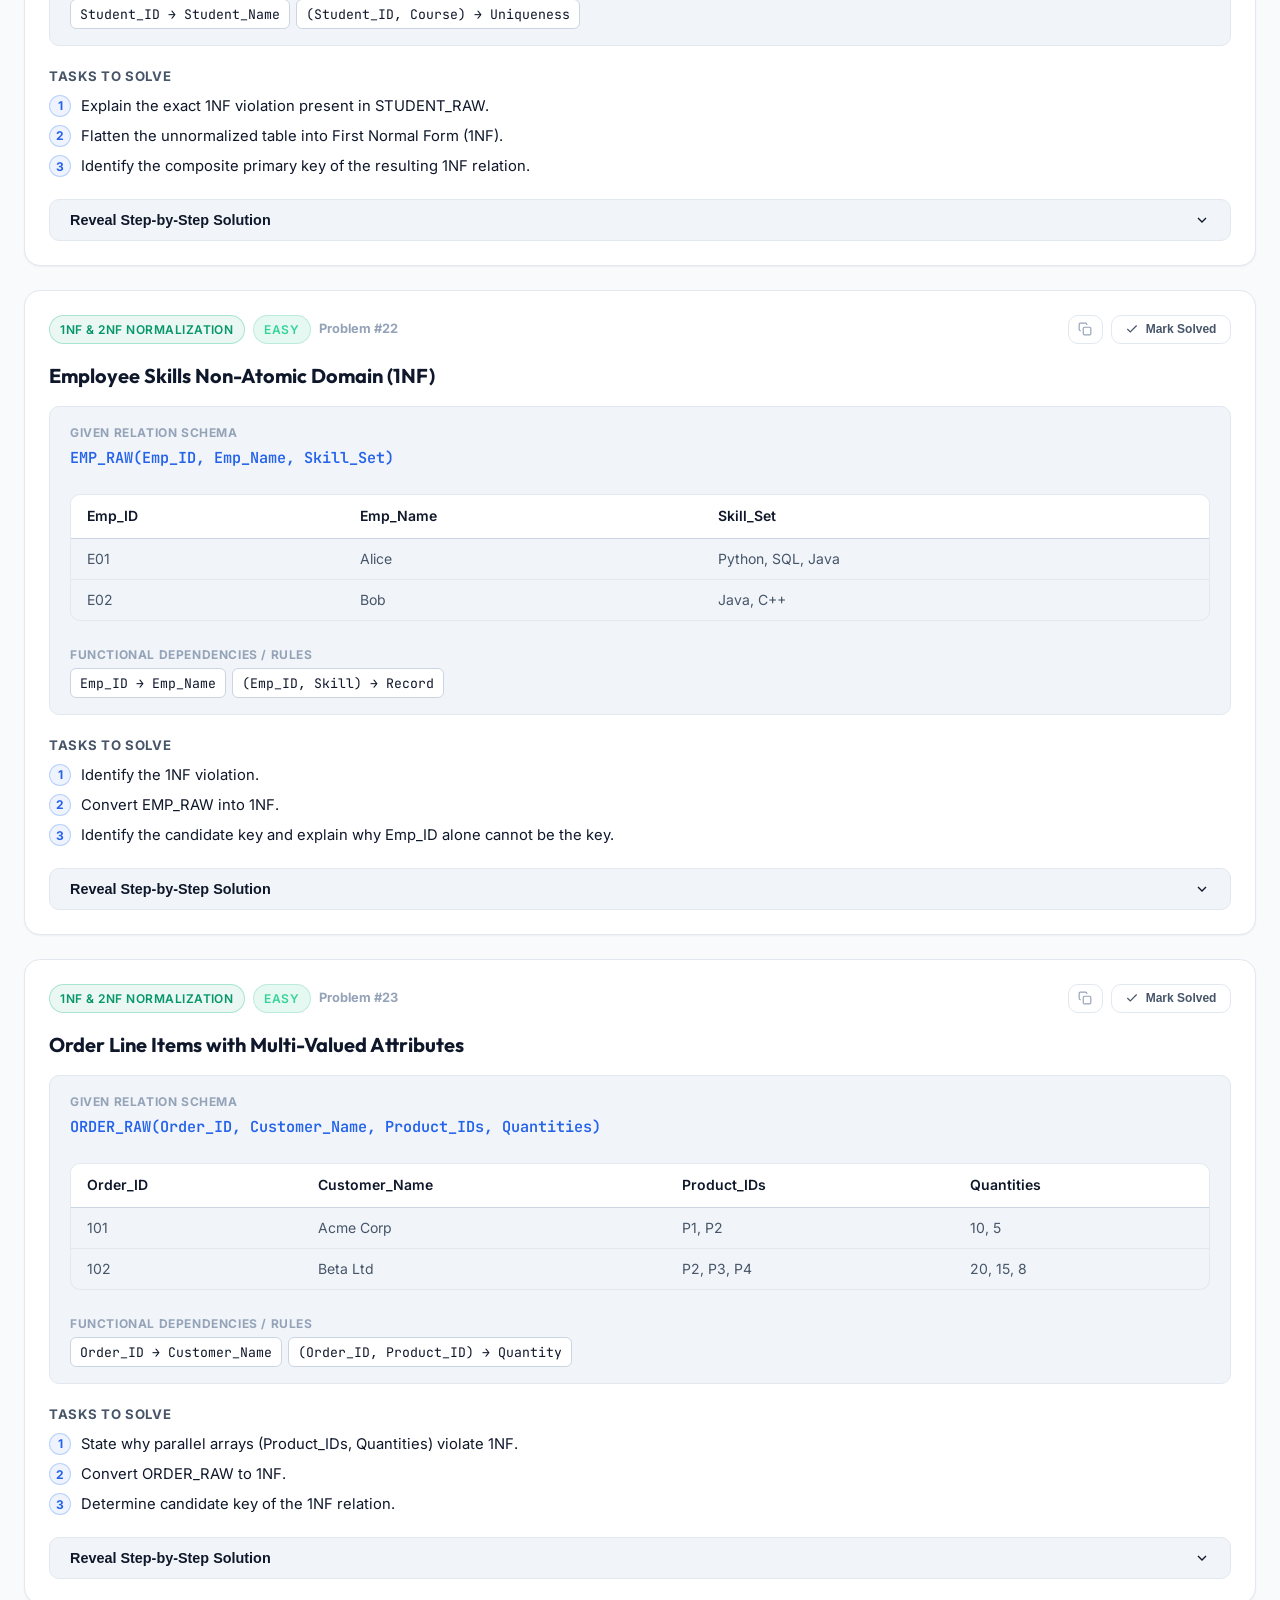
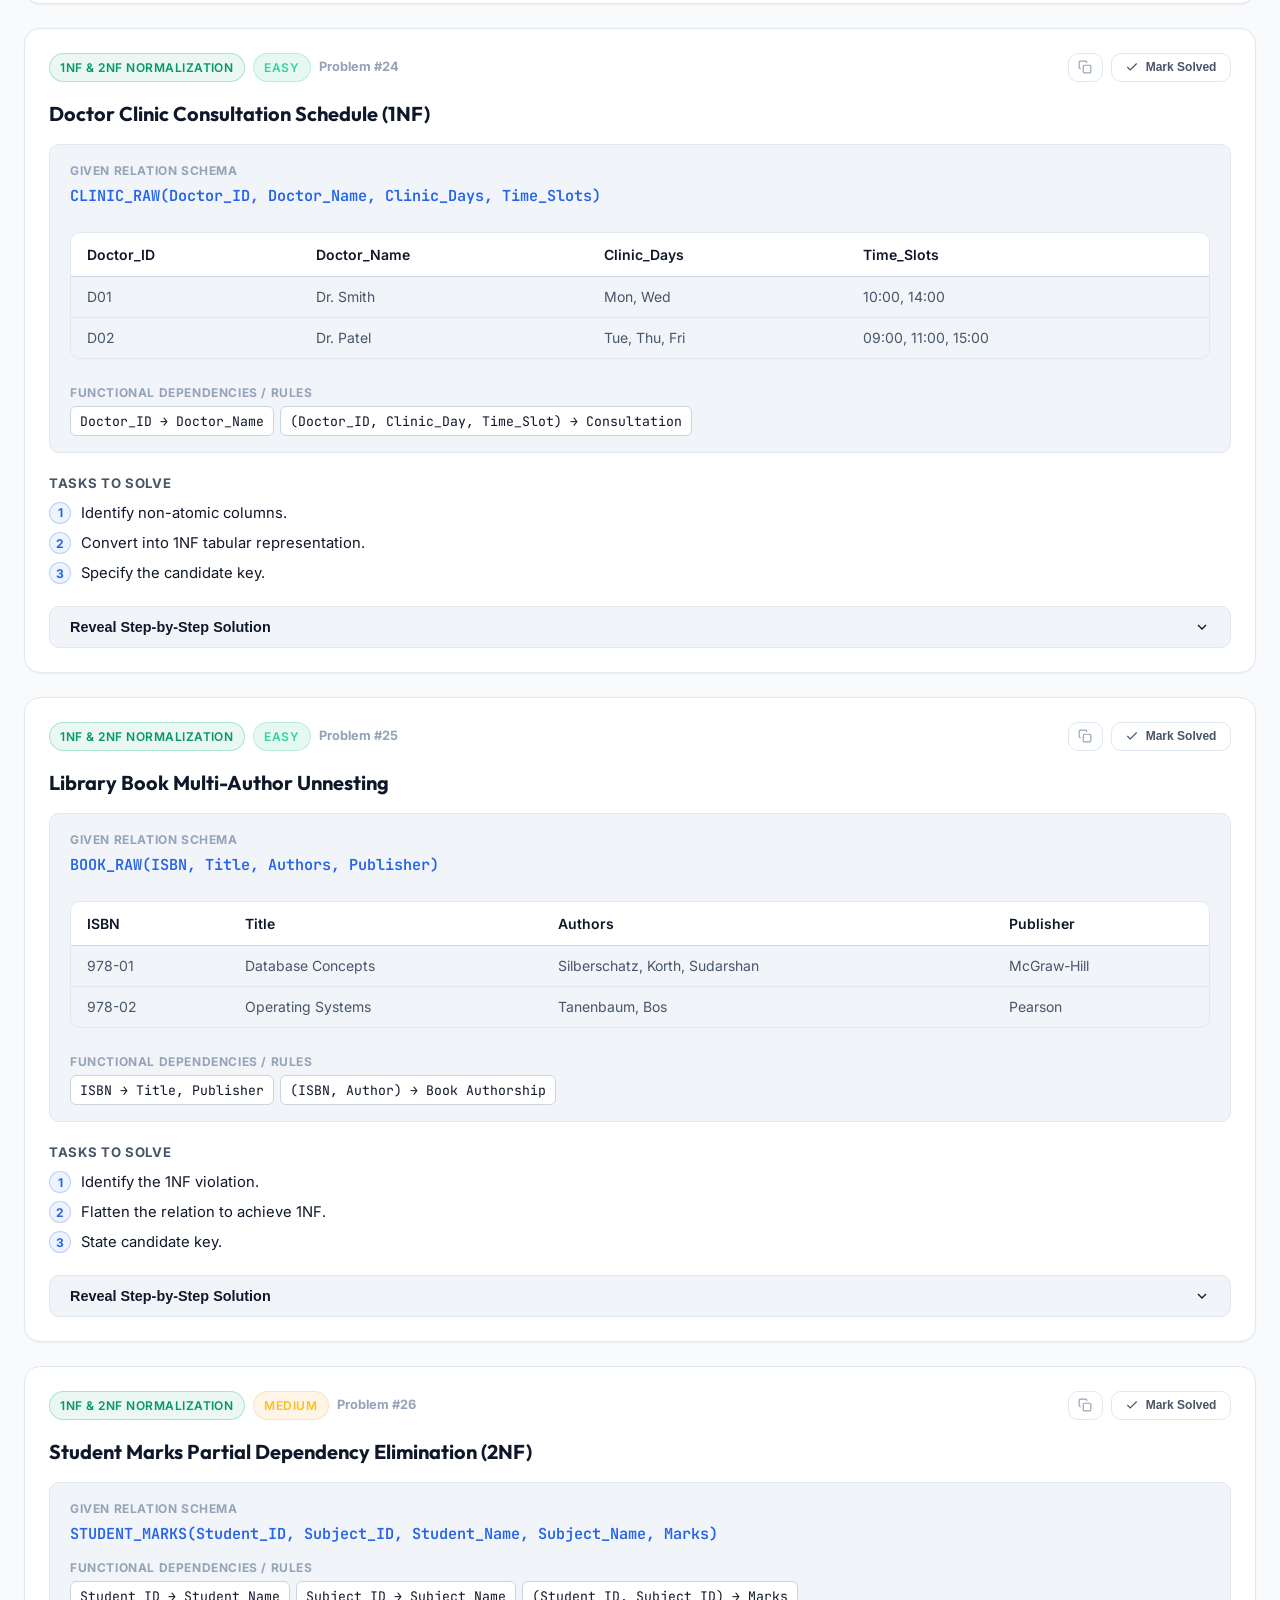
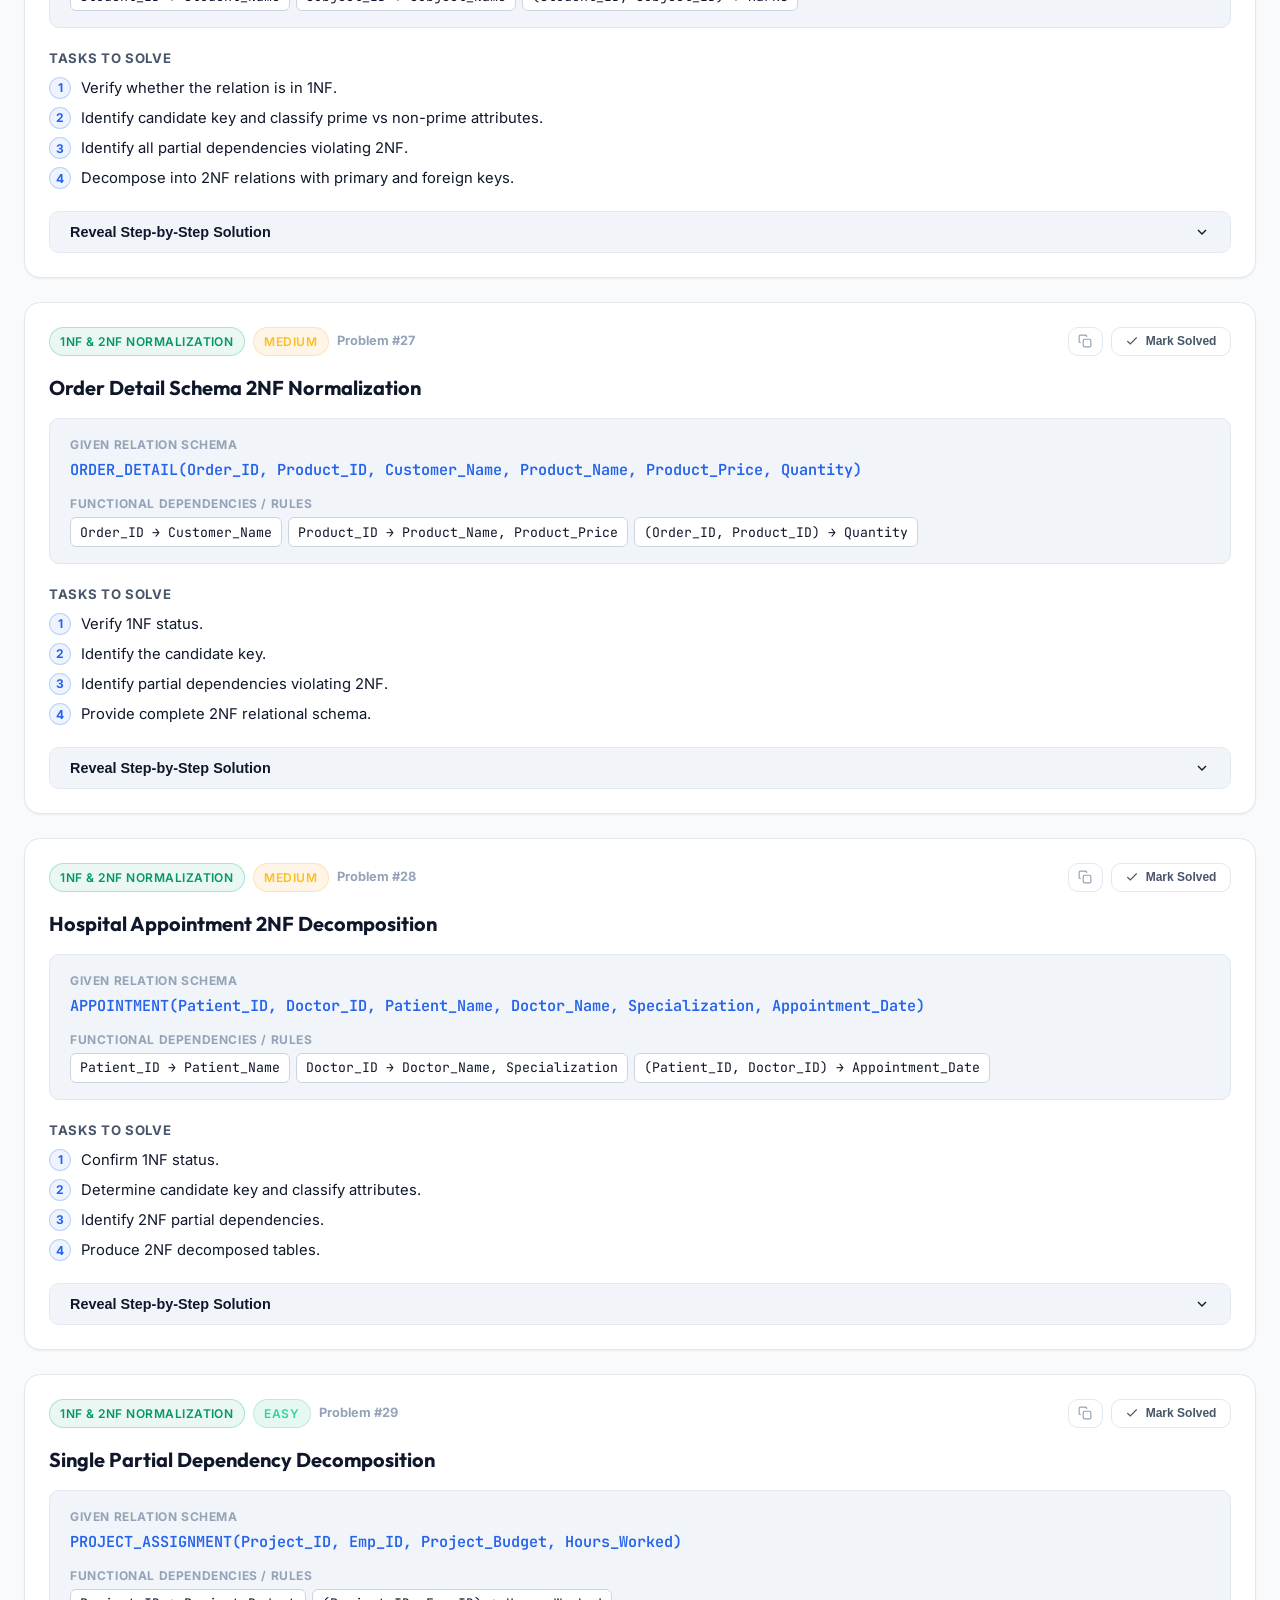
<file: normalization/index.html>
<!DOCTYPE html>
<html lang="en" data-theme="light">
<head>
  <meta charset="UTF-8">
  <meta name="viewport" content="width=device-width, initial-scale=1.0, viewport-fit=cover">
  <meta name="theme-color" content="#f8fafc" id="themeColorMeta">
  <title>DBMS Normalization Mastery Portal | Closures, 1NF, 2NF & 3NF (60 Problems)</title>
  <meta name="description" content="Interactive database normalization practice platform. 60 categorized questions covering attribute closures, candidate keys, 1NF atomicity, 2NF partial dependencies, and 3NF transitive dependencies.">
  <link rel="stylesheet" href="style.css">
  <link rel="icon" type="image/png" href="../images/logo.png?v=7">
</head>
<body>

  <!-- Accessible Skip Link -->
  <a href="#questionsList" class="skip-link">Skip to questions</a>

  <!-- Sticky Header -->
  <header>
    <div class="header-inner">
      <a href="#" class="logo-area" aria-label="DBMS Normalizer Home">
        <div class="logo-icon" aria-hidden="true">
          <img src="../images/logo.png?v=7" alt="DBMS Logo" style="width:24px; height:24px; object-fit:contain; display:block;">
        </div>
        <div class="logo-text">
          <h1>DBMS Normalizer</h1>
          <p>60 Practice Problems &amp; Full Solution Manual</p>
        </div>
      </a>

      <div class="header-actions">
        <button id="btnChecklist" class="btn" aria-label="Open Quick Revision Cheat Sheet" title="Open Quick Revision Cheat Sheet">
          <svg width="16" height="16" viewBox="0 0 24 24" fill="none" stroke="currentColor" stroke-width="2" aria-hidden="true"><path d="M9 11l3 3L22 4"/><path d="M21 12v7a2 2 0 0 1-2 2H5a2 2 0 0 1-2-2V5a2 2 0 0 1 2-2h11"/></svg>
          <span>Cheat Sheet</span>
        </button>

        <button id="btnToggleMode" class="btn" aria-label="Toggle reveal all solutions" title="Toggle Show/Hide All Solutions">
          <svg width="16" height="16" viewBox="0 0 24 24" fill="none" stroke="currentColor" stroke-width="2" aria-hidden="true"><path d="M1 12s4-8 11-8 11 8 11 8-4 8-11 8-11-8-11-8z"/><circle cx="12" cy="12" r="3"/></svg>
          <span id="modeText">Reveal All</span>
        </button>

        <button id="btnPrint" class="btn btn-icon-only" aria-label="Print worksheet or export PDF" title="Print Worksheet / Export PDF">
          <svg width="16" height="16" viewBox="0 0 24 24" fill="none" stroke="currentColor" stroke-width="2" aria-hidden="true"><polyline points="6 9 6 2 18 2 18 9"/><path d="M6 18H4a2 2 0 0 1-2-2v-5a2 2 0 0 1 2-2h16a2 2 0 0 1 2 2v5a2 2 0 0 1-2 2h-2"/><rect x="6" y="14" width="12" height="8"/></svg>
        </button>

        <button id="btnThemeToggle" class="btn btn-icon-only" aria-label="Toggle light and dark theme" title="Toggle Light/Dark Theme">
          <svg id="themeIcon" width="16" height="16" viewBox="0 0 24 24" fill="none" stroke="currentColor" stroke-width="2" stroke-linecap="round" stroke-linejoin="round" aria-hidden="true"><path d="M21 12.79A9 9 0 1 1 11.21 3 7 7 0 0 0 21 12.79z"/></svg>
        </button>
      </div>
    </div>
  </header>

  <!-- Hero Banner -->
  <section class="hero-banner">
    <div class="hero-badge">
      <svg width="14" height="14" viewBox="0 0 24 24" fill="none" stroke="currentColor" stroke-width="2" aria-hidden="true"><path d="M12 2v4M12 18v4M4.93 4.93l2.83 2.83M16.24 16.24l2.83 2.83M2 12h4M18 12h4M4.93 19.07l2.83-2.83M16.24 7.76l2.83-2.83"/></svg>
      <span>20 / 20 / 20 Balanced Academic Curriculum</span>
    </div>
    <h2 class="hero-title">Database Normalization Mastery</h2>
    <p class="hero-subtitle">
      Master database design through 60 meticulously structured problems. Compute attribute closures, discover candidate keys, eliminate partial dependencies (2NF), and remove transitive dependencies (3NF).
    </p>

    <!-- Progress Tracker Card -->
    <div class="progress-card">
      <div class="progress-header">
        <span class="progress-title">Mastery Progress</span>
        <div class="progress-right">
          <span id="progressStats">0 of 60 Solved (0%)</span>
          <button id="btnResetProgress" class="btn-reset-progress" aria-label="Reset all solved progress" title="Reset your practice progress">Reset</button>
        </div>
      </div>
      <div class="progress-bar-bg" role="progressbar" aria-valuenow="0" aria-valuemin="0" aria-valuemax="100">
        <div id="progressBar" class="progress-bar-fill" style="width: 0%;"></div>
      </div>
    </div>
  </section>

  <!-- Filter & Controls Section -->
  <section class="controls-bar" aria-label="Search and Filters">
    <div class="search-row">
      <div class="search-box">
        <svg class="search-icon" width="18" height="18" viewBox="0 0 24 24" fill="none" stroke="currentColor" stroke-width="2" aria-hidden="true"><circle cx="11" cy="11" r="8"/><path d="m21 21-4.3-4.3"/></svg>
        <input type="text" id="searchInput" class="search-input" placeholder="Search schemas, attributes, keywords (e.g., closure, 2NF)..." aria-label="Search problems">
        <kbd class="search-kbd" title="Press '/' anywhere to search">/</kbd>
        <button id="searchClear" class="search-clear" aria-label="Clear Search" title="Clear Search">&times;</button>
      </div>

      <div class="filter-group">
        <select id="diffFilter" class="select-filter" aria-label="Filter by difficulty" title="Filter by difficulty">
          <option value="all">All Difficulties</option>
          <option value="Easy">Easy (Fundamentals)</option>
          <option value="Medium">Medium (Multi-Tier)</option>
          <option value="Hard">Hard (Enterprise &amp; Deep-Dive)</option>
        </select>
        
        <select id="statusFilter" class="select-filter" aria-label="Filter by solved status" title="Filter by status">
          <option value="all">All Statuses</option>
          <option value="unsolved">To Practice</option>
          <option value="mastered">Mastered Only</option>
        </select>
      </div>
    </div>

    <!-- Category Tabs -->
    <div class="category-tabs" id="categoryTabs">
      <button class="tab-btn active" data-category="all" aria-label="Show all 60 problems">
        <span>All Problems</span>
        <span class="tab-count" id="countAll">60</span>
      </button>
      <button class="tab-btn" data-category="closures-keys" aria-label="Category 1: Closures and Keys">
        <span class="tab-label-full">1. Closures &amp; Keys</span>
        <span class="tab-label-short">1. Closures</span>
        <span class="tab-count" id="countClosures">20</span>
      </button>
      <button class="tab-btn" data-category="1nf-2nf" aria-label="Category 2: 1NF and 2NF Normalization">
        <span class="tab-label-full">2. 1NF &amp; 2NF Normalization</span>
        <span class="tab-label-short">2. 1NF &amp; 2NF</span>
        <span class="tab-count" id="count1nf2nf">20</span>
      </button>
      <button class="tab-btn" data-category="3nf" aria-label="Category 3: 3NF Normalization">
        <span class="tab-label-full">3. 3NF Normalization</span>
        <span class="tab-label-short">3. 3NF Normal</span>
        <span class="tab-count" id="count3nf">20</span>
      </button>
    </div>
  </section>

  <!-- Main Question Content Feed -->
  <main>
    <div class="results-meta">
      <span id="resultsCount">Showing 60 problems</span>
      <span id="activeFilterBadge">Category: All</span>
    </div>

    <div class="questions-list" id="questionsList">
      <!-- Dynamic Question Cards populated by app.js -->
    </div>

    <!-- Empty State -->
    <div id="emptyState" class="empty-state" style="display: none;">
      <h3>No matching problems found</h3>
      <p>Try clearing your search term or adjusting your category and difficulty filters.</p>
    </div>
  </main>

  <!-- Quick Revision Cheat Sheet Modal -->
  <div id="checklistModal" class="modal-overlay">
    <div class="modal-content">
      <div class="modal-header">
        <h2>Quick Revision — Normalization Reference</h2>
        <button id="modalClose" class="modal-close-btn">&times;</button>
      </div>

      <div class="modal-body">
        <!-- 6 Step Checklist -->
        <h3 style="font-family: var(--font-heading); font-size: 1.15rem; color: #60a5fa;">6-Step Normalization Checklist</h3>
        <div class="checklist-grid">
          <div class="check-card">
            <div class="check-card-num">Step 1</div>
            <div class="check-card-title">Atomicity (1NF)</div>
            <div class="check-card-desc">Ensure each column domain contains indivisible scalar values. Eliminate repeating groups and nested tables by unnesting rows and establishing composite keys.</div>
          </div>
          <div class="check-card">
            <div class="check-card-num">Step 2</div>
            <div class="check-card-title">Candidate Keys</div>
            <div class="check-card-desc">Compute attribute closures (X+) starting with non-RHS essential attributes. Find minimal superkeys whose closure spans all attributes in R.</div>
          </div>
          <div class="check-card">
            <div class="check-card-num">Step 3</div>
            <div class="check-card-title">Eliminate Partials (2NF)</div>
            <div class="check-card-desc">No non-prime attribute may functionally depend on a strict proper subset of any candidate key (X ⊂ CK). Isolate partial FDs into separate relations.</div>
          </div>
          <div class="check-card">
            <div class="check-card-num">Step 4</div>
            <div class="check-card-title">Eliminate Transitives (3NF)</div>
            <div class="check-card-desc">For every non-trivial X → Y, either X must be a Superkey OR Y must be Prime. Remove transitive dependencies (non-key → non-key) into master tables.</div>
          </div>
          <div class="check-card">
            <div class="check-card-num">Step 5</div>
            <div class="check-card-title">Foreign Key Integrity</div>
            <div class="check-card-desc">Explicitly define Primary Keys (PK) and Foreign Keys (FK) linking child transaction tables back to parent entity tables.</div>
          </div>
          <div class="check-card">
            <div class="check-card-num">Step 6</div>
            <div class="check-card-title">Lossless &amp; Preservation</div>
            <div class="check-card-desc">Verify that R1 ∩ R2 forms a superkey of R1 or R2 (Lossless Join) and that the union of local FDs preserves the full closure F+.</div>
          </div>
        </div>

        <!-- Normal Form Comparison Matrix Table -->
        <h3 style="font-family: var(--font-heading); font-size: 1.15rem; color: #60a5fa; margin-top: 1rem;">Normal Form Comparison Matrix</h3>
        <div class="solution-table-wrapper">
          <table class="solution-table">
            <thead>
              <tr>
                <th>Normal Form</th>
                <th>Core Requirement</th>
                <th>Allowed Dependencies</th>
                <th>Violation Trigger</th>
                <th>Decomposition Strategy</th>
              </tr>
            </thead>
            <tbody>
              <tr>
                <td><strong>1NF</strong></td>
                <td>Atomic domains only</td>
                <td>Any functional dependency</td>
                <td>Repeating groups, comma lists, non-atomic attributes</td>
                <td>Flatten tuples; form composite key</td>
              </tr>
              <tr>
                <td><strong>2NF</strong></td>
                <td>1NF + No partial dependencies</td>
                <td>Full functional dependencies on candidate key</td>
                <td>Proper subset of CK determines non-prime attribute (X ⊂ CK → Y)</td>
                <td>Decompose into R1(X, Y) [PK: X] and R2(R - Y) [PK: CK]</td>
              </tr>
              <tr>
                <td><strong>3NF</strong></td>
                <td>2NF + No transitive dependencies</td>
                <td>X is Superkey OR Y is Prime attribute</td>
                <td>Non-key attribute determines non-key attribute (X → Y where X ≠ SK, Y ≠ prime)</td>
                <td>Extract R1(X, Y) with X as PK; retain X as FK in parent</td>
              </tr>
            </tbody>
          </table>
        </div>
      </div>
    </div>
  </div>

  <!-- Footer -->
  <footer>
    <div class="footer-inner">
      <div class="footer-links">
        <a href="#categoryTabs" onclick="window.filterCategory('closures-keys')">Closures &amp; Keys (Q1–Q20)</a>
        <a href="#categoryTabs" onclick="window.filterCategory('1nf-2nf')">1NF &amp; 2NF (Q21–Q40)</a>
        <a href="#categoryTabs" onclick="window.filterCategory('3nf')">3NF Normalization (Q41–Q60)</a>
        <a href="#" id="footerChecklistLink">Revision Checklist</a>
      </div>
      <p>Interactive DBMS Normalization Portal • Ready for Free Vercel / GitHub Pages Hosting</p>
    </div>
  </footer>

  <!-- Scripts -->
  <script src="questions.js"></script>
  <script src="app.js"></script>
</body>
</html>
</file>
<file: normalization/style.css>
/* ==========================================================================
   DBMS Normalization Learning Platform - Design System & Styles
   ========================================================================== */

@import url('https://fonts.googleapis.com/css2?family=Inter:wght@300;400;500;600;700&family=JetBrains+Mono:wght@400;500;600&family=Outfit:wght@400;500;600;700;800&display=swap');

:root {
  /* Color Palette - Dark Theme (Default) */
  --bg-app: #090d16;
  --bg-surface: #101726;
  --bg-card: #151f32;
  --bg-card-hover: #1a273f;
  --bg-subtle: #1c2a44;
  --bg-input: #131d2e;

  --border-subtle: rgba(255, 255, 255, 0.08);
  --border-strong: rgba(255, 255, 255, 0.16);
  --border-accent: rgba(59, 130, 246, 0.4);

  --text-main: #f3f4f6;
  --text-muted: #94a3b8;
  --text-dim: #64748b;

  --accent-blue: #3b82f6;
  --accent-blue-hover: #2563eb;
  --accent-blue-bg: rgba(59, 130, 246, 0.12);

  --accent-cyan: #06b6d4;
  --accent-cyan-bg: rgba(6, 182, 212, 0.12);

  --accent-emerald: #10b981;
  --accent-emerald-bg: rgba(16, 185, 129, 0.12);

  --accent-purple: #a855f7;
  --accent-purple-bg: rgba(168, 85, 247, 0.12);

  --accent-amber: #f59e0b;
  --accent-amber-bg: rgba(245, 158, 11, 0.12);

  --accent-rose: #f43f5e;
  --accent-rose-bg: rgba(244, 63, 94, 0.12);

  --shadow-sm: 0 1px 2px rgba(0, 0, 0, 0.4);
  --shadow-md: 0 4px 6px -1px rgba(0, 0, 0, 0.5), 0 2px 4px -2px rgba(0, 0, 0, 0.5);
  --shadow-lg: 0 10px 15px -3px rgba(0, 0, 0, 0.6), 0 4px 6px -4px rgba(0, 0, 0, 0.6);
  --shadow-glow: 0 0 25px rgba(59, 130, 246, 0.2);

  --radius-sm: 6px;
  --radius-md: 10px;
  --radius-lg: 16px;
  --radius-full: 9999px;

  --font-sans: 'Inter', -apple-system, BlinkMacSystemFont, 'Segoe UI', Roboto, sans-serif;
  --font-heading: 'Outfit', var(--font-sans);
  --font-mono: 'JetBrains Mono', Consolas, Monaco, monospace;
}

/* Light Theme Variables */
[data-theme="light"] {
  --bg-app: #f8fafc;
  --bg-surface: #ffffff;
  --bg-card: #ffffff;
  --bg-card-hover: #f1f5f9;
  --bg-subtle: #f1f5f9;
  --bg-input: #f8fafc;

  --border-subtle: #e2e8f0;
  --border-strong: #cbd5e1;
  --border-accent: rgba(37, 99, 235, 0.3);

  --text-main: #0f172a;
  --text-muted: #475569;
  --text-dim: #94a3b8;

  --accent-blue: #2563eb;
  --accent-blue-hover: #1d4ed8;
  --accent-blue-bg: rgba(37, 99, 235, 0.08);

  --accent-cyan: #0891b2;
  --accent-cyan-bg: rgba(8, 145, 178, 0.08);

  --accent-emerald: #059669;
  --accent-emerald-bg: rgba(5, 150, 105, 0.08);

  --accent-purple: #9333ea;
  --accent-purple-bg: rgba(147, 51, 234, 0.08);

  --accent-amber: #d97706;
  --accent-amber-bg: rgba(217, 119, 6, 0.08);

  --accent-rose: #e11d48;
  --accent-rose-bg: rgba(225, 29, 72, 0.08);

  --shadow-sm: 0 1px 2px rgba(0, 0, 0, 0.05);
  --shadow-md: 0 4px 6px -1px rgba(0, 0, 0, 0.08);
  --shadow-lg: 0 10px 15px -3px rgba(0, 0, 0, 0.1);
  --shadow-glow: 0 0 20px rgba(37, 99, 235, 0.15);
}

/* Base Styles */
* {
  box-sizing: border-box;
  margin: 0;
  padding: 0;
}

html {
  scroll-behavior: smooth;
  overflow-x: hidden;
  width: 100%;
}

body {
  font-family: var(--font-sans);
  background-color: var(--bg-app);
  color: var(--text-main);
  line-height: 1.6;
  min-height: 100vh;
  display: flex;
  flex-direction: column;
  transition: background-color 0.25s ease, color 0.25s ease;
  -webkit-font-smoothing: antialiased;
  -moz-osx-font-smoothing: grayscale;
  overflow-x: hidden;
  width: 100%;
  max-width: 100vw;
}

/* Embedded inside Syllabus App Shell */
body.is-embedded {
  min-height: 100%;
}
body.is-embedded header {
  position: sticky;
  top: 0;
  z-index: 100;
  background: var(--bg-surface);
}

/* Accessible Focus Rings (UI/UX Pro Max) */
:focus-visible {
  outline: 2px solid var(--accent-blue) !important;
  outline-offset: 2px !important;
}

/* Skip-to-content Link */
.skip-link {
  position: absolute;
  top: -80px;
  left: 1.5rem;
  background: var(--accent-blue);
  color: #ffffff;
  padding: 0.6rem 1.2rem;
  border-radius: var(--radius-sm);
  font-weight: 600;
  font-size: 0.875rem;
  z-index: 9999;
  text-decoration: none;
  box-shadow: var(--shadow-lg);
  transition: top 0.2s ease;
}

.skip-link:focus {
  top: 1rem;
}

/* Header & Hero */
header {
  background: var(--bg-surface);
  border-bottom: 1px solid var(--border-subtle);
  position: sticky;
  top: 0;
  z-index: 100;
  backdrop-filter: blur(12px);
  background-color: rgba(16, 23, 38, 0.85);
}

[data-theme="light"] header {
  background-color: rgba(255, 255, 255, 0.9);
}

.header-inner {
  max-width: 1280px;
  margin: 0 auto;
  padding: 0.85rem 1.5rem;
  display: flex;
  align-items: center;
  justify-content: space-between;
  gap: 1.5rem;
}

.logo-area {
  display: flex;
  align-items: center;
  gap: 0.75rem;
  text-decoration: none;
  color: var(--text-main);
}

.logo-icon {
  width: 36px;
  height: 36px;
  border-radius: var(--radius-md);
  background: linear-gradient(135deg, var(--accent-blue), var(--accent-cyan));
  display: flex;
  align-items: center;
  justify-content: center;
  color: #fff;
  font-weight: 800;
  font-family: var(--font-heading);
  box-shadow: 0 0 15px rgba(59, 130, 246, 0.4);
}

.logo-text h1 {
  font-family: var(--font-heading);
  font-size: 1.25rem;
  font-weight: 700;
  letter-spacing: -0.02em;
  background: linear-gradient(90deg, #60a5fa, #38bdf8);
  -webkit-background-clip: text;
  -webkit-text-fill-color: transparent;
}

[data-theme="light"] .logo-text h1 {
  background: linear-gradient(90deg, #1d4ed8, #0284c7);
  -webkit-background-clip: text;
  -webkit-text-fill-color: transparent;
}

.logo-text p {
  font-size: 0.75rem;
  color: var(--text-muted);
  font-weight: 500;
}

.header-actions {
  display: flex;
  align-items: center;
  gap: 0.75rem;
}

.btn {
  display: inline-flex;
  align-items: center;
  justify-content: center;
  gap: 0.5rem;
  padding: 0.5rem 1rem;
  font-size: 0.875rem;
  font-weight: 600;
  font-family: var(--font-sans);
  border-radius: var(--radius-md);
  border: 1px solid var(--border-subtle);
  background: var(--bg-card);
  color: var(--text-main);
  cursor: pointer;
  transition: all 0.2s ease;
  user-select: none;
}

.btn:hover {
  background: var(--bg-card-hover);
  border-color: var(--border-strong);
  transform: translateY(-1px);
}

.btn-primary {
  background: var(--accent-blue);
  color: #ffffff;
  border-color: var(--accent-blue);
  box-shadow: 0 2px 8px rgba(59, 130, 246, 0.35);
}

.btn-primary:hover {
  background: var(--accent-blue-hover);
  border-color: var(--accent-blue-hover);
}

.btn-icon-only {
  padding: 0.55rem;
  border-radius: var(--radius-md);
}

/* Hero Banner */
.hero-banner {
  background: radial-gradient(circle at 50% 0%, rgba(59, 130, 246, 0.15), transparent 70%);
  border-bottom: 1px solid var(--border-subtle);
  padding: 3rem 1.5rem 2.5rem;
  text-align: center;
}

.hero-badge {
  display: inline-flex;
  align-items: center;
  gap: 0.5rem;
  padding: 0.35rem 0.85rem;
  font-size: 0.8rem;
  font-weight: 600;
  border-radius: var(--radius-full);
  background: var(--accent-blue-bg);
  color: #60a5fa;
  border: 1px solid rgba(59, 130, 246, 0.3);
  margin-bottom: 1rem;
}

[data-theme="light"] .hero-badge {
  color: var(--accent-blue);
}

.hero-title {
  font-family: var(--font-heading);
  font-size: 2.5rem;
  font-weight: 800;
  letter-spacing: -0.03em;
  margin-bottom: 0.75rem;
  line-height: 1.2;
}

.hero-subtitle {
  font-size: 1.05rem;
  color: var(--text-muted);
  max-width: 680px;
  margin: 0 auto 1.75rem;
}

/* Progress Section */
.progress-card {
  max-width: 760px;
  margin: 0 auto;
  background: var(--bg-card);
  border: 1px solid var(--border-subtle);
  border-radius: var(--radius-lg);
  padding: 1rem 1.5rem;
  display: flex;
  flex-direction: column;
  gap: 0.6rem;
  box-shadow: var(--shadow-sm);
}

.progress-header {
  display: flex;
  justify-content: space-between;
  align-items: center;
  font-size: 0.85rem;
  font-weight: 600;
  margin-bottom: 0.5rem;
}

.progress-title {
  color: var(--text-main);
}

.progress-right {
  display: flex;
  align-items: center;
  gap: 0.75rem;
}

.btn-reset-progress {
  background: transparent;
  border: 1px solid var(--border-subtle);
  color: var(--text-dim);
  font-size: 0.75rem;
  font-weight: 500;
  padding: 0.15rem 0.5rem;
  border-radius: var(--radius-sm);
  cursor: pointer;
  transition: all 0.15s ease;
}

.btn-reset-progress:hover {
  color: var(--accent-rose);
  border-color: var(--accent-rose);
  background: var(--accent-rose-bg);
}

.progress-bar-bg {
  width: 100%;
  height: 8px;
  background: var(--bg-subtle);
  border-radius: var(--radius-full);
  overflow: hidden;
}

.progress-bar-fill {
  height: 100%;
  background: linear-gradient(90deg, var(--accent-blue), var(--accent-cyan));
  border-radius: var(--radius-full);
  transition: width 0.4s ease;
}

/* Controls & Filter Bar */
.controls-bar {
  max-width: 1280px;
  margin: 1.5rem auto 1rem;
  padding: 0 1.5rem;
  display: flex;
  flex-direction: column;
  gap: 1rem;
}

.search-row {
  display: flex;
  gap: 0.75rem;
  flex-wrap: wrap;
}

.search-box {
  flex: 1;
  min-width: 260px;
  position: relative;
  display: flex;
  align-items: center;
}

.search-icon {
  position: absolute;
  left: 1rem;
  color: var(--text-dim);
  pointer-events: none;
}

.search-input {
  width: 100%;
  padding: 0.75rem 3.25rem 0.75rem 2.75rem;
  font-size: 0.925rem;
  font-family: var(--font-sans);
  background: var(--bg-input);
  border: 1px solid var(--border-strong);
  border-radius: var(--radius-md);
  color: var(--text-main);
  outline: none;
  transition: border-color 0.2s ease, box-shadow 0.2s ease, background-color 0.2s ease;
}

.search-input::placeholder {
  color: var(--text-dim);
  text-overflow: ellipsis;
  overflow: hidden;
  white-space: nowrap;
}

.search-input:focus {
  border-color: var(--accent-blue);
  box-shadow: 0 0 0 3px rgba(59, 130, 246, 0.2);
}

.search-kbd {
  position: absolute;
  right: 0.85rem;
  top: 50%;
  transform: translateY(-50%);
  display: inline-flex;
  align-items: center;
  justify-content: center;
  min-width: 22px;
  height: 22px;
  font-family: var(--font-mono);
  font-size: 0.75rem;
  font-weight: 500;
  color: var(--text-dim);
  background: var(--bg-surface);
  border: 1px solid var(--border-strong);
  padding: 0 0.4rem;
  border-radius: 4px;
  pointer-events: none;
  box-shadow: 0 1px 2px rgba(0, 0, 0, 0.06);
  user-select: none;
  transition: opacity 0.15s ease, visibility 0.15s ease;
}

/* Hide shortcut hint when input is focused or has content */
.search-input:focus ~ .search-kbd,
.search-input:not(:placeholder-shown) ~ .search-kbd {
  opacity: 0;
  visibility: hidden;
  pointer-events: none;
}

.search-clear {
  position: absolute;
  right: 0.75rem;
  top: 50%;
  transform: translateY(-50%);
  background: transparent;
  border: none;
  color: var(--text-dim);
  cursor: pointer;
  padding: 0.25rem;
  display: none;
  font-size: 1.25rem;
  line-height: 1;
  border-radius: var(--radius-sm);
  transition: color 0.15s ease, background-color 0.15s ease;
}

.search-clear:hover {
  color: var(--text-main);
  background: var(--bg-card-hover);
}

.filter-group {
  display: flex;
  gap: 0.5rem;
  flex-wrap: wrap;
  align-items: center;
}

.select-filter {
  padding: 0.75rem 1rem;
  font-size: 0.875rem;
  font-family: var(--font-sans);
  font-weight: 500;
  background: var(--bg-input);
  border: 1px solid var(--border-strong);
  border-radius: var(--radius-md);
  color: var(--text-main);
  outline: none;
  cursor: pointer;
}

/* Category Tabs */
.category-tabs {
  display: flex;
  gap: 0.5rem;
  overflow-x: auto;
  padding-bottom: 0.5rem;
  scrollbar-width: thin;
}

.tab-btn {
  display: inline-flex;
  align-items: center;
  gap: 0.5rem;
  padding: 0.65rem 1.15rem;
  font-size: 0.875rem;
  font-weight: 600;
  font-family: var(--font-heading);
  background: var(--bg-card);
  border: 1px solid var(--border-subtle);
  border-radius: var(--radius-md);
  color: var(--text-muted);
  cursor: pointer;
  white-space: nowrap;
  transition: all 0.2s ease;
}

.tab-label-short {
  display: none;
}

.tab-btn:hover {
  color: var(--text-main);
  border-color: var(--border-strong);
}

.tab-btn.active {
  background: var(--accent-blue);
  color: #ffffff;
  border-color: var(--accent-blue);
  box-shadow: 0 2px 10px rgba(59, 130, 246, 0.3);
}

.tab-count {
  display: inline-flex;
  align-items: center;
  justify-content: center;
  font-size: 0.75rem;
  padding: 0.15rem 0.45rem;
  border-radius: var(--radius-full);
  background: rgba(255, 255, 255, 0.15);
  font-weight: 700;
}

/* Main Content Area */
main {
  max-width: 1280px;
  width: 100%;
  margin: 0 auto 3rem;
  padding: 0 1.5rem;
  flex: 1;
}

.results-meta {
  display: flex;
  justify-content: space-between;
  align-items: center;
  flex-wrap: wrap;
  gap: 0.5rem;
  margin-bottom: 1.25rem;
  font-size: 0.875rem;
  color: var(--text-muted);
}

/* Questions Grid / List */
.questions-list {
  display: flex;
  flex-direction: column;
  gap: 1.5rem;
}

/* Question Card */
.question-card {
  background: var(--bg-card);
  border: 1px solid var(--border-subtle);
  border-radius: var(--radius-lg);
  padding: 1.5rem;
  box-shadow: var(--shadow-sm);
  transition: border-color 0.25s ease, box-shadow 0.25s ease;
  position: relative;
}

.question-card:hover {
  border-color: var(--border-accent);
  box-shadow: var(--shadow-md);
}

.question-card.mastered {
  border-color: rgba(16, 185, 129, 0.4);
}

.card-top {
  display: flex;
  justify-content: space-between;
  align-items: flex-start;
  gap: 1rem;
  margin-bottom: 1rem;
}

.card-tags {
  display: flex;
  gap: 0.5rem;
  flex-wrap: wrap;
  align-items: center;
}

.badge {
  display: inline-flex;
  align-items: center;
  padding: 0.25rem 0.65rem;
  font-size: 0.75rem;
  font-weight: 600;
  border-radius: var(--radius-full);
  text-transform: uppercase;
  letter-spacing: 0.04em;
}

.badge-cat-closures,
.badge-cat-closures-keys {
  background: var(--accent-cyan-bg);
  color: var(--accent-cyan);
  border: 1px solid rgba(6, 182, 212, 0.3);
}

.badge-cat-1nf-2nf {
  background: var(--accent-emerald-bg);
  color: var(--accent-emerald);
  border: 1px solid rgba(16, 185, 129, 0.3);
}

.badge-cat-3nf,
.badge-cat-3nf-bcnf {
  background: var(--accent-purple-bg);
  color: var(--accent-purple);
  border: 1px solid rgba(168, 85, 247, 0.3);
}

.badge-diff-easy {
  background: rgba(16, 185, 129, 0.1);
  color: #34d399;
  border: 1px solid rgba(16, 185, 129, 0.2);
}

.badge-diff-medium {
  background: rgba(245, 158, 11, 0.1);
  color: #fbbf24;
  border: 1px solid rgba(245, 158, 11, 0.2);
}

.badge-diff-hard {
  background: rgba(244, 63, 94, 0.1);
  color: #fb7185;
  border: 1px solid rgba(244, 63, 94, 0.2);
}

.card-actions-top {
  display: flex;
  align-items: center;
  gap: 0.5rem;
}

.btn-master {
  background: transparent;
  border: 1px solid var(--border-subtle);
  color: var(--text-muted);
  border-radius: var(--radius-md);
  padding: 0.4rem 0.85rem;
  font-size: 0.75rem;
  font-weight: 600;
  cursor: pointer;
  display: flex;
  align-items: center;
  gap: 0.4rem;
  transition: all 0.2s cubic-bezier(0.4, 0, 0.2, 1);
}

.btn-master:hover {
  border-color: var(--border-strong);
  color: var(--text-main);
  background: var(--bg-card-hover);
}

.btn-master:active {
  transform: scale(0.96);
}

.btn-master.active {
  background: var(--accent-emerald-bg);
  color: var(--accent-emerald);
  border-color: rgba(16, 185, 129, 0.4);
  box-shadow: 0 0 12px rgba(16, 185, 129, 0.15);
}

.btn-copy {
  position: relative;
  background: transparent;
  border: 1px solid var(--border-subtle);
  color: var(--text-dim);
  border-radius: var(--radius-md);
  padding: 0.4rem 0.6rem;
  font-size: 0.75rem;
  cursor: pointer;
  display: inline-flex;
  align-items: center;
  justify-content: center;
  transition: all 0.2s cubic-bezier(0.4, 0, 0.2, 1);
}

.btn-copy:hover {
  color: var(--text-main);
  border-color: var(--border-strong);
  background: var(--bg-card-hover);
}

.btn-copy:active {
  transform: scale(0.95);
}

.copy-tooltip {
  position: absolute;
  bottom: -28px;
  left: 50%;
  transform: translateX(-50%);
  background: var(--bg-surface);
  color: var(--text-main);
  font-size: 0.7rem;
  font-weight: 600;
  padding: 0.2rem 0.55rem;
  border-radius: var(--radius-sm);
  border: 1px solid var(--border-strong);
  white-space: nowrap;
  opacity: 0;
  pointer-events: none;
  box-shadow: var(--shadow-md);
  transition: opacity 0.15s ease;
  z-index: 10;
}

.btn-copy:hover .copy-tooltip,
.btn-copy:focus-visible .copy-tooltip {
  opacity: 1;
}

.btn-copy.copied {
  border-color: var(--accent-emerald);
  color: var(--accent-emerald);
  background: var(--accent-emerald-bg);
}

.question-title {
  font-family: var(--font-heading);
  font-size: 1.25rem;
  font-weight: 700;
  margin-bottom: 0.85rem;
  color: var(--text-main);
}

/* Problem Details Spec Box */
.spec-box {
  background: var(--bg-subtle);
  border: 1px solid var(--border-subtle);
  border-radius: var(--radius-md);
  padding: 1rem 1.25rem;
  margin-bottom: 1.25rem;
  display: flex;
  flex-direction: column;
  gap: 0.75rem;
}

.spec-row {
  display: flex;
  flex-direction: column;
  gap: 0.25rem;
}

.spec-label {
  font-size: 0.75rem;
  text-transform: uppercase;
  letter-spacing: 0.05em;
  font-weight: 700;
  color: var(--text-dim);
}

.spec-relation {
  font-family: var(--font-mono);
  font-size: 0.95rem;
  font-weight: 600;
  color: #60a5fa;
  word-break: break-word;
  overflow-wrap: anywhere;
}

[data-theme="light"] .spec-relation {
  color: #2563eb;
}

.spec-fds {
  display: flex;
  flex-wrap: wrap;
  gap: 0.4rem;
}

.fd-chip {
  font-family: var(--font-mono);
  font-size: 0.825rem;
  padding: 0.2rem 0.55rem;
  background: var(--bg-card);
  border: 1px solid var(--border-strong);
  border-radius: var(--radius-sm);
  color: var(--text-main);
  max-width: 100%;
  white-space: normal;
  overflow-wrap: anywhere;
  word-break: break-word;
}

/* Tasks / Problems to Solve */
.tasks-section {
  margin-bottom: 1.25rem;
}

.tasks-heading {
  font-size: 0.825rem;
  font-weight: 700;
  text-transform: uppercase;
  letter-spacing: 0.05em;
  color: var(--text-muted);
  margin-bottom: 0.5rem;
}

.tasks-list {
  list-style: none;
  display: flex;
  flex-direction: column;
  gap: 0.4rem;
}

.task-item {
  display: flex;
  align-items: flex-start;
  gap: 0.65rem;
  font-size: 0.925rem;
}

.task-number {
  flex-shrink: 0;
  width: 22px;
  height: 22px;
  border-radius: var(--radius-full);
  background: var(--accent-blue-bg);
  color: #60a5fa;
  border: 1px solid rgba(59, 130, 246, 0.3);
  font-size: 0.75rem;
  font-weight: 700;
  display: flex;
  align-items: center;
  justify-content: center;
}

[data-theme="light"] .task-number {
  color: var(--accent-blue);
}

/* Data Table (for Q1, Q2, etc.) */
.data-table-wrapper {
  overflow-x: auto;
  -webkit-overflow-scrolling: touch;
  margin: 0.75rem 0;
  border-radius: var(--radius-md);
  border: 1px solid var(--border-subtle);
  width: 100%;
  max-width: 100%;
}

.data-table {
  width: 100%;
  min-width: 440px;
  border-collapse: collapse;
  font-size: 0.875rem;
  text-align: left;
}

.data-table th {
  background: var(--bg-card);
  color: var(--text-main);
  padding: 0.65rem 1rem;
  font-weight: 600;
  border-bottom: 1px solid var(--border-strong);
}

.data-table td {
  padding: 0.55rem 1rem;
  border-bottom: 1px solid var(--border-subtle);
  color: var(--text-muted);
}

.data-table tr:last-child td {
  border-bottom: none;
}

.data-table tr:hover td {
  background: rgba(255, 255, 255, 0.02);
}

/* Solution Accordion */
.solution-toggle-btn {
  width: 100%;
  display: flex;
  align-items: center;
  justify-content: space-between;
  padding: 0.75rem 1.25rem;
  background: var(--bg-subtle);
  border: 1px solid var(--border-subtle);
  border-radius: var(--radius-md);
  color: var(--text-main);
  font-size: 0.9rem;
  font-weight: 600;
  cursor: pointer;
  transition: all 0.2s ease;
}

.solution-toggle-btn:hover {
  background: var(--bg-card-hover);
  border-color: var(--border-accent);
}

.solution-toggle-btn .toggle-icon {
  transition: transform 0.3s ease;
}

.solution-toggle-btn.open .toggle-icon {
  transform: rotate(180deg);
}

.solution-body {
  display: none;
  margin-top: 1rem;
  padding: 1.25rem;
  background: rgba(0, 0, 0, 0.2);
  border: 1px solid var(--border-subtle);
  border-radius: var(--radius-md);
  animation: fadeIn 0.3s ease;
}

[data-theme="light"] .solution-body {
  background: #f8fafc;
}

.solution-body.open {
  display: block;
}

@keyframes fadeIn {
  from { opacity: 0; transform: translateY(-4px); }
  to { opacity: 1; transform: translateY(0); }
}

.ck-badge-box {
  display: flex;
  align-items: center;
  gap: 0.75rem;
  padding: 0.75rem 1rem;
  background: var(--accent-blue-bg);
  border: 1px solid rgba(59, 130, 246, 0.3);
  border-radius: var(--radius-md);
  margin-bottom: 1rem;
  font-size: 0.9rem;
}

.ck-badge-box strong {
  color: #60a5fa;
  font-family: var(--font-heading);
}

[data-theme="light"] .ck-badge-box strong {
  color: var(--accent-blue);
}

.solution-text {
  font-size: 0.925rem;
  margin-bottom: 1rem;
  color: var(--text-muted);
  line-height: 1.6;
}

/* Point-Wise Solution Steps (UI/UX Pro Max Standard) */
.solution-steps-container {
  display: flex;
  flex-direction: column;
  gap: 0.85rem;
  margin: 1rem 0;
}

.solution-step-item {
  background: rgba(255, 255, 255, 0.025);
  border: 1px solid var(--border-subtle);
  border-left: 3.5px solid var(--accent-blue);
  border-radius: var(--radius-md);
  padding: 0.95rem 1.15rem;
  transition: border-color 0.2s ease, background-color 0.2s ease;
}

.solution-step-item:hover {
  border-color: var(--border-accent);
}

[data-theme="light"] .solution-step-item {
  background: #ffffff;
  border-color: #e2e8f0;
  border-left-color: #2563eb;
  box-shadow: 0 1px 3px rgba(0, 0, 0, 0.04);
}

.step-badge-row {
  display: flex;
  align-items: center;
  gap: 0.65rem;
  margin-bottom: 0.6rem;
  flex-wrap: wrap;
}

.step-pill {
  display: inline-flex;
  align-items: center;
  font-family: var(--font-heading);
  font-size: 0.725rem;
  font-weight: 700;
  text-transform: uppercase;
  letter-spacing: 0.05em;
  padding: 0.2rem 0.6rem;
  border-radius: var(--radius-full);
  background: var(--accent-blue-bg);
  color: #60a5fa;
  border: 1px solid rgba(59, 130, 246, 0.35);
  flex-shrink: 0;
}

[data-theme="light"] .step-pill {
  background: #eff6ff;
  color: #1d4ed8;
  border-color: #bfdbfe;
}

.step-pill-general {
  background: rgba(16, 185, 129, 0.12);
  color: #34d399;
  border-color: rgba(16, 185, 129, 0.3);
}

[data-theme="light"] .step-pill-general {
  background: #ecfdf5;
  color: #059669;
  border-color: #a7f3d0;
}

.step-title {
  font-family: var(--font-heading);
  font-size: 0.95rem;
  font-weight: 700;
  color: var(--text-main);
  margin: 0;
}

.step-points-list {
  list-style: none;
  margin: 0;
  padding: 0;
  display: flex;
  flex-direction: column;
  gap: 0.45rem;
}

.step-point {
  position: relative;
  padding-left: 1.25rem;
  font-size: 0.885rem;
  line-height: 1.6;
  color: var(--text-muted);
  overflow-wrap: anywhere;
  word-break: break-word;
}

.step-point::before {
  content: "•";
  position: absolute;
  left: 0.25rem;
  top: -0.05rem;
  color: #60a5fa;
  font-size: 1.15rem;
  line-height: 1.5;
  font-weight: bold;
}

[data-theme="light"] .step-point::before {
  color: #2563eb;
}

.nf-highlight {
  color: #60a5fa;
  font-weight: 700;
}

[data-theme="light"] .nf-highlight {
  color: #1d4ed8;
}

/* Solution Tables */
.solution-table-caption {
  font-size: 0.85rem;
  font-weight: 700;
  color: var(--text-main);
  margin: 1rem 0 0.4rem;
  display: flex;
  align-items: center;
  gap: 0.4rem;
}

.solution-table-wrapper {
  overflow-x: auto;
  -webkit-overflow-scrolling: touch;
  border-radius: var(--radius-md);
  border: 1px solid var(--border-strong);
  margin-bottom: 1rem;
  width: 100%;
  max-width: 100%;
}

.solution-table {
  width: 100%;
  min-width: 440px;
  border-collapse: collapse;
  font-size: 0.85rem;
}

.solution-table th {
  background: var(--bg-card);
  color: var(--text-main);
  padding: 0.65rem 0.85rem;
  font-weight: 600;
  border-bottom: 1px solid var(--border-strong);
  text-align: left;
}

.solution-table td {
  padding: 0.6rem 0.85rem;
  border-bottom: 1px solid var(--border-subtle);
  color: var(--text-muted);
}

.solution-table tr:last-child td {
  border-bottom: none;
}

.pk-tag {
  display: inline-block;
  font-size: 0.7rem;
  font-weight: 700;
  padding: 0.1rem 0.35rem;
  border-radius: 4px;
  background: rgba(244, 63, 94, 0.15);
  color: #f43f5e;
  border: 1px solid rgba(244, 63, 94, 0.3);
  margin-left: 0.3rem;
}

.fk-tag {
  display: inline-block;
  font-size: 0.7rem;
  font-weight: 700;
  padding: 0.1rem 0.35rem;
  border-radius: 4px;
  background: rgba(59, 130, 246, 0.15);
  color: #60a5fa;
  border: 1px solid rgba(59, 130, 246, 0.3);
  margin-left: 0.3rem;
}

/* Takeaway Box */
.takeaway-box {
  display: flex;
  align-items: flex-start;
  gap: 0.75rem;
  padding: 0.75rem 1rem;
  background: rgba(16, 185, 129, 0.08);
  border-left: 3px solid var(--accent-emerald);
  border-radius: 0 var(--radius-md) var(--radius-md) 0;
  margin-top: 1rem;
  font-size: 0.875rem;
  color: var(--text-muted);
}

.takeaway-box strong {
  color: var(--accent-emerald);
}

/* Modal */
.modal-overlay {
  display: none;
  position: fixed;
  inset: 0;
  background: rgba(0, 0, 0, 0.75);
  backdrop-filter: blur(8px);
  z-index: 1000;
  align-items: center;
  justify-content: center;
  padding: 1.5rem;
}

.modal-overlay.open {
  display: flex;
  animation: fadeIn 0.2s ease;
}

.modal-content {
  background: var(--bg-surface);
  border: 1px solid var(--border-strong);
  border-radius: var(--radius-lg);
  max-width: 860px;
  width: 100%;
  max-height: 90vh;
  overflow-y: auto;
  box-shadow: var(--shadow-lg);
  display: flex;
  flex-direction: column;
}

.modal-header {
  padding: 1.25rem 1.5rem;
  border-bottom: 1px solid var(--border-subtle);
  display: flex;
  justify-content: space-between;
  align-items: center;
  position: sticky;
  top: 0;
  background: var(--bg-surface);
  z-index: 10;
}

.modal-header h2 {
  font-family: var(--font-heading);
  font-size: 1.35rem;
  font-weight: 700;
}

.modal-body {
  padding: 1.5rem;
  display: flex;
  flex-direction: column;
  gap: 1.5rem;
}

.modal-close-btn {
  background: transparent;
  border: none;
  color: var(--text-dim);
  font-size: 1.5rem;
  cursor: pointer;
  padding: 0.25rem;
  line-height: 1;
}

.modal-close-btn:hover {
  color: var(--text-main);
}

/* Checklist in Modal */
.checklist-grid {
  display: grid;
  grid-template-columns: repeat(auto-fit, minmax(240px, 1fr));
  gap: 1rem;
}

.check-card {
  background: var(--bg-card);
  border: 1px solid var(--border-subtle);
  border-radius: var(--radius-md);
  padding: 1rem;
}

.check-card-num {
  font-size: 0.75rem;
  font-weight: 800;
  color: var(--accent-blue);
  text-transform: uppercase;
  margin-bottom: 0.35rem;
}

.check-card-title {
  font-weight: 700;
  font-size: 1rem;
  margin-bottom: 0.4rem;
}

.check-card-desc {
  font-size: 0.85rem;
  color: var(--text-muted);
}

/* Footer */
footer {
  margin-top: auto;
  background: var(--bg-surface);
  border-top: 1px solid var(--border-subtle);
  padding: 2rem 1.5rem;
  text-align: center;
  font-size: 0.875rem;
  color: var(--text-dim);
}

.footer-inner {
  max-width: 1280px;
  margin: 0 auto;
  display: flex;
  flex-direction: column;
  gap: 0.75rem;
  align-items: center;
}

.footer-links {
  display: flex;
  gap: 1.5rem;
  flex-wrap: wrap;
  justify-content: center;
}

.footer-links a {
  color: var(--text-muted);
  text-decoration: none;
  font-weight: 500;
  transition: color 0.2s ease;
}

.footer-links a:hover {
  color: var(--accent-blue);
}

/* Empty State */
.empty-state {
  text-align: center;
  padding: 4rem 1.5rem;
  background: var(--bg-card);
  border: 1px dashed var(--border-strong);
  border-radius: var(--radius-lg);
  color: var(--text-muted);
}

.empty-state h3 {
  font-family: var(--font-heading);
  font-size: 1.25rem;
  margin-bottom: 0.5rem;
  color: var(--text-main);
}

/* ==========================================================================
   Comprehensive Mobile & Tablet Responsive Design System
   ========================================================================== */

/* Tablet & Small Desktop (max-width: 900px) */
@media (max-width: 900px) {
  .hero-title {
    font-size: 2.15rem;
  }

  .controls-bar,
  main {
    padding: 0 1.25rem;
  }

  .checklist-grid {
    grid-template-columns: repeat(2, 1fr);
  }
}

/* Standard Mobile & Small Tablets (max-width: 768px) */
@media (max-width: 768px) {
  header {
    padding: 0.65rem 1rem;
  }

  .header-inner {
    flex-wrap: wrap;
    gap: 0.65rem;
  }

  .header-actions {
    width: 100%;
    justify-content: space-between;
    gap: 0.4rem;
  }

  .hero-banner {
    padding: 2.25rem 1rem 1.75rem;
  }

  .hero-title {
    font-size: 1.75rem;
    letter-spacing: -0.02em;
  }

  .hero-subtitle {
    font-size: 0.95rem;
    margin-bottom: 1.25rem;
  }

  .progress-card {
    padding: 0.85rem 1.15rem;
  }

  .controls-bar {
    padding: 0 1rem;
    margin: 1rem auto 0.75rem;
    gap: 0.75rem;
  }

  .search-row {
    flex-direction: column;
    gap: 0.5rem;
    width: 100%;
  }

  .search-box {
    width: 100%;
    min-width: 0;
  }

  .filter-group {
    width: 100%;
    display: grid;
    grid-template-columns: 1fr 1fr;
    gap: 0.5rem;
  }

  .select-filter {
    width: 100%;
    min-width: 0;
    max-width: 100%;
    padding: 0.65rem 0.5rem;
    font-size: 16px;
    overflow: hidden;
    text-overflow: ellipsis;
    white-space: nowrap;
    box-sizing: border-box;
  }

  .category-tabs {
    display: grid;
    grid-template-columns: repeat(2, 1fr);
    gap: 0.5rem;
    width: 100%;
    max-width: 100%;
    padding: 0;
    margin: 0;
    overflow-x: visible;
  }

  .tab-btn {
    width: 100%;
    min-width: 0;
    display: flex;
    justify-content: space-between;
    align-items: center;
    padding: 0.6rem 0.7rem;
    font-size: 0.825rem;
    border-radius: var(--radius-md);
    box-sizing: border-box;
    white-space: nowrap;
    overflow: hidden;
    text-overflow: ellipsis;
  }

  .tab-btn span:first-child {
    overflow: hidden;
    text-overflow: ellipsis;
    white-space: nowrap;
  }

  .tab-count {
    flex-shrink: 0;
    margin-left: 0.35rem;
  }

  main {
    padding: 0 1rem;
    margin: 0 auto 2rem;
  }

  .results-meta {
    font-size: 0.825rem;
    margin-bottom: 1rem;
  }

  .question-card {
    padding: 1.15rem 1rem;
  }

  .card-top {
    flex-direction: column;
    align-items: stretch;
    gap: 0.65rem;
  }

  .card-tags {
    gap: 0.35rem;
  }

  .card-actions-top {
    width: 100%;
    display: flex;
    justify-content: space-between;
    align-items: center;
    gap: 0.5rem;
  }

  .btn-master {
    flex: 1;
    justify-content: center;
    padding: 0.45rem 0.75rem;
  }

  .btn-copy {
    padding: 0.45rem 0.75rem;
    flex-shrink: 0;
  }

  .question-title {
    font-size: 1.15rem;
    line-height: 1.35;
  }

  .solution-body {
    padding: 1rem 0.85rem;
  }

  .solution-step-item {
    padding: 0.85rem;
  }

  .modal-overlay {
    padding: 1rem;
  }

  .modal-content {
    max-height: 92vh;
  }

  .checklist-grid {
    grid-template-columns: 1fr;
    gap: 0.75rem;
  }
}

/* Compact Mobile Phones (max-width: 640px) */
@media (max-width: 640px) {
  header {
    padding: 0.5rem 0.75rem;
  }

  .logo-icon {
    width: 32px;
    height: 32px;
  }

  .logo-text h1 {
    font-size: 1.1rem;
  }

  .logo-text p {
    font-size: 0.7rem;
  }

  .header-actions .btn {
    padding: 0.4rem 0.6rem;
    font-size: 0.78rem;
    gap: 0.3rem;
  }

  .hero-banner {
    padding: 1.75rem 0.75rem 1.25rem;
  }

  .hero-badge {
    font-size: 0.72rem;
    padding: 0.25rem 0.65rem;
    white-space: normal;
    text-align: center;
  }

  .hero-title {
    font-size: 1.5rem;
  }

  .hero-subtitle {
    font-size: 0.875rem;
    line-height: 1.45;
  }

  .progress-card {
    padding: 0.75rem 0.85rem;
  }

  .progress-header {
    font-size: 0.78rem;
  }

  .progress-right {
    gap: 0.35rem;
    font-size: 0.72rem;
  }

  .btn-reset-progress {
    font-size: 0.7rem;
    padding: 0.1rem 0.4rem;
  }

  .controls-bar {
    padding: 0 0.75rem;
    margin: 0.75rem auto 0.5rem;
  }

  /* Prevent iOS zoom-in on search input and filter selects */
  .search-input {
    padding: 0.65rem 2.25rem 0.65rem 2.4rem;
    font-size: 16px;
  }

  .search-kbd {
    display: none !important;
  }

  .search-icon {
    left: 0.85rem;
  }

  .search-clear {
    right: 0.65rem;
    font-size: 1.15rem;
  }

  .tab-label-full {
    display: none !important;
  }

  .tab-label-short {
    display: inline !important;
  }

  .tab-btn {
    padding: 0.55rem 0.65rem;
    font-size: 0.78rem;
  }

  main {
    padding: 0 0.75rem;
    margin: 0 auto 1.5rem;
  }

  .question-card {
    padding: 0.95rem 0.8rem;
    border-radius: var(--radius-md);
  }

  .question-title {
    font-size: 1.05rem;
    line-height: 1.35;
    margin-bottom: 0.65rem;
  }

  .spec-box {
    padding: 0.75rem 0.8rem;
    margin-bottom: 0.85rem;
    gap: 0.5rem;
  }

  .spec-relation {
    font-size: 0.84rem;
    line-height: 1.45;
  }

  .fd-chip {
    font-size: 0.75rem;
    padding: 0.18rem 0.45rem;
  }

  .task-item {
    font-size: 0.84rem;
    gap: 0.5rem;
    line-height: 1.45;
  }

  .task-number {
    width: 20px;
    height: 20px;
    font-size: 0.7rem;
  }

  .solution-toggle-btn {
    padding: 0.65rem 0.85rem;
    font-size: 0.85rem;
  }

  .solution-body {
    padding: 0.75rem 0.65rem;
    margin-top: 0.65rem;
  }

  .ck-badge-box {
    flex-direction: column;
    align-items: flex-start;
    gap: 0.25rem;
    padding: 0.6rem 0.75rem;
    font-size: 0.825rem;
  }

  .solution-step-item {
    padding: 0.75rem 0.7rem;
    border-left-width: 3px;
  }

  .step-pill {
    font-size: 0.68rem;
    padding: 0.15rem 0.45rem;
  }

  .step-title {
    font-size: 0.88rem;
  }

  .step-point {
    font-size: 0.82rem;
    line-height: 1.5;
    padding-left: 1rem;
  }

  .step-point::before {
    left: 0.15rem;
  }

  .data-table th,
  .data-table td,
  .solution-table th,
  .solution-table td {
    padding: 0.45rem 0.6rem;
    font-size: 0.78rem;
    white-space: nowrap;
  }

  .takeaway-box {
    padding: 0.6rem 0.75rem;
    font-size: 0.8rem;
    line-height: 1.4;
  }

  .modal-overlay {
    padding: 0.5rem;
  }

  .modal-content {
    max-height: 95vh;
    border-radius: var(--radius-md);
  }

  .modal-header {
    padding: 0.75rem 1rem;
  }

  .modal-header h2 {
    font-size: 1.05rem;
  }

  .modal-body {
    padding: 0.85rem;
    gap: 1rem;
  }

  footer {
    padding: 1.5rem 0.75rem;
  }

  .footer-links {
    flex-direction: column;
    gap: 0.5rem;
  }

  .footer-inner p {
    font-size: 0.75rem;
    line-height: 1.4;
  }
}

/* Extra Small Phones (max-width: 440px) */
@media (max-width: 440px) {
  .logo-text p {
    display: none;
  }

  .header-actions {
    gap: 0.3rem;
  }

  .header-actions .btn {
    padding: 0.35rem 0.5rem;
    font-size: 0.74rem;
  }

  .hero-title {
    font-size: 1.35rem;
  }

  .filter-group {
    display: grid !important;
    grid-template-columns: 1fr 1fr !important;
    gap: 0.4rem !important;
  }

  .select-filter {
    padding: 0.55rem 0.35rem !important;
    font-size: 14px !important;
  }

  .tab-btn {
    padding: 0.5rem 0.5rem !important;
    font-size: 0.74rem !important;
  }

  .card-actions-top {
    flex-direction: row;
  }

  .btn-master {
    padding: 0.4rem 0.5rem;
    font-size: 0.72rem;
  }
}

/* Ultra Narrow Screen Safety (max-width: 360px) */
@media (max-width: 360px) {
  .header-actions .btn span {
    display: none;
  }

  .header-actions .btn {
    padding: 0.4rem;
  }

  .filter-group {
    display: grid !important;
    grid-template-columns: 1fr 1fr !important;
    gap: 0.35rem !important;
  }

  .select-filter {
    width: 100% !important;
    font-size: 13px !important;
    padding: 0.45rem 0.25rem !important;
  }

  .tab-btn {
    padding: 0.45rem 0.4rem !important;
    font-size: 0.7rem !important;
  }

  .hero-title {
    font-size: 1.25rem;
  }
}

/* Print Stylesheet */
@media print {
  body {
    background: #fff !important;
    color: #000 !important;
  }
  header, .hero-banner, .controls-bar, footer, .solution-toggle-btn, .btn-copy, .btn-master {
    display: none !important;
  }
  .question-card {
    border: 1px solid #ccc !important;
    box-shadow: none !important;
    page-break-inside: avoid;
    margin-bottom: 1.5rem;
  }
  .solution-body {
    display: block !important;
    background: #f9f9f9 !important;
    border: 1px solid #ddd !important;
  }
}

/* Prefers Reduced Motion (UI/UX Pro Max Accessibility) */
@media (prefers-reduced-motion: reduce) {
  *, *::before, *::after {
    animation-duration: 0.01ms !important;
    animation-iteration-count: 1 !important;
    transition-duration: 0.01ms !important;
    scroll-behavior: auto !important;
  }
}
</file>
